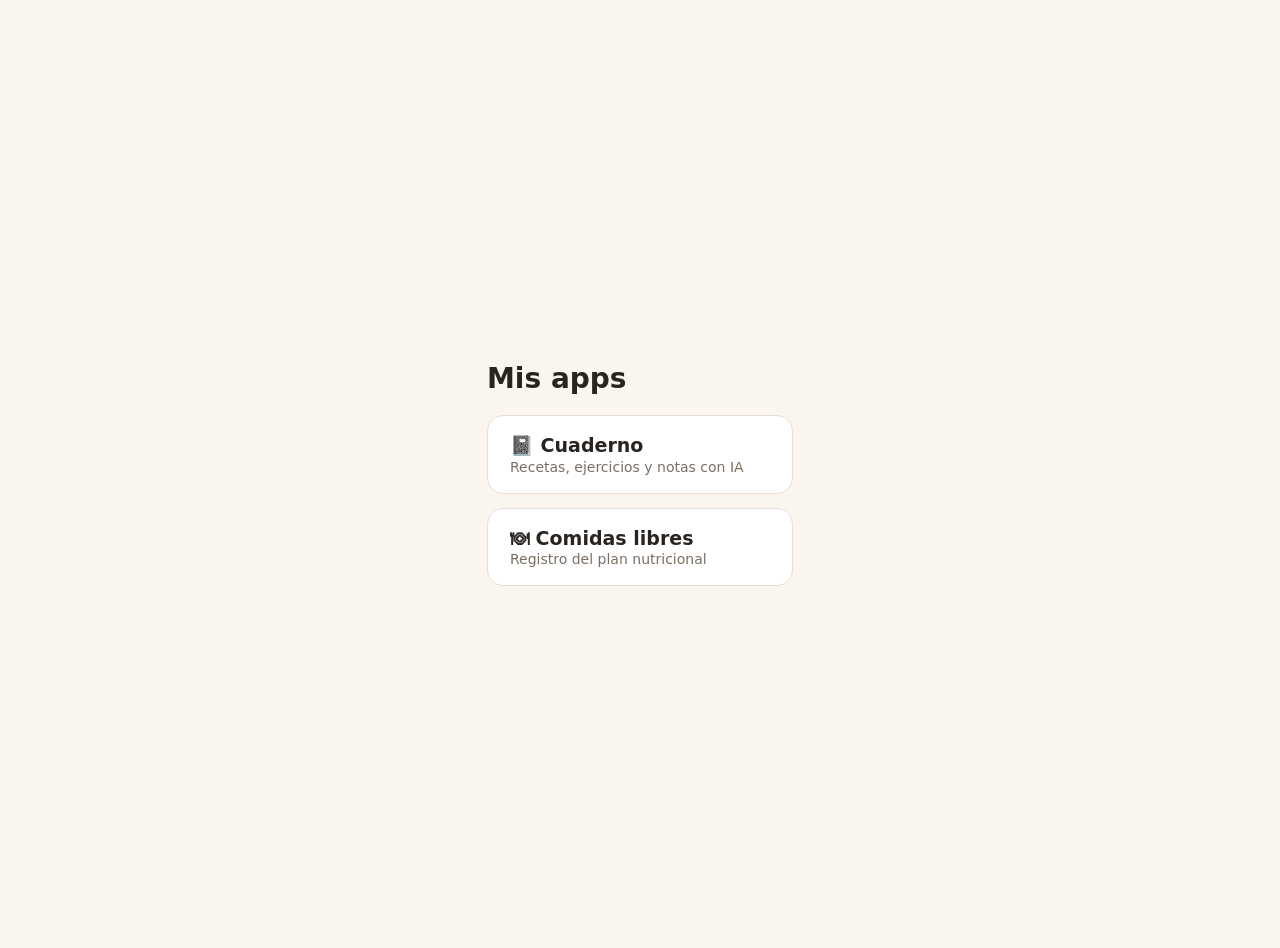
<file: index.html>
<!doctype html>
<html lang="es">
<head>
<meta charset="utf-8">
<meta name="viewport" content="width=device-width, initial-scale=1">
<title>Mis apps</title>
<style>
  body { margin: 0; min-height: 100vh; background: #faf6ef; color: #2a2420; font-family: system-ui, sans-serif; display: grid; place-content: center; gap: 14px; padding: 24px; }
  h1 { margin: 0 0 6px; font-size: 28px; }
  a { display: block; padding: 18px 22px; border-radius: 16px; background: #fff; border: 1px solid #e8dfd3; color: inherit; text-decoration: none; font-weight: 700; font-size: 19px; min-width: 260px; }
  small { display: block; font-weight: 400; color: #7b6f65; margin-top: 2px; font-size: 14px; }
</style>
</head>
<body>
<h1>Mis apps</h1>
<a href="cuaderno/">📓 Cuaderno<small>Recetas, ejercicios y notas con IA</small></a>
<a href="comidas/">🍽 Comidas libres<small>Registro del plan nutricional</small></a>
</body>
</html>
</file>
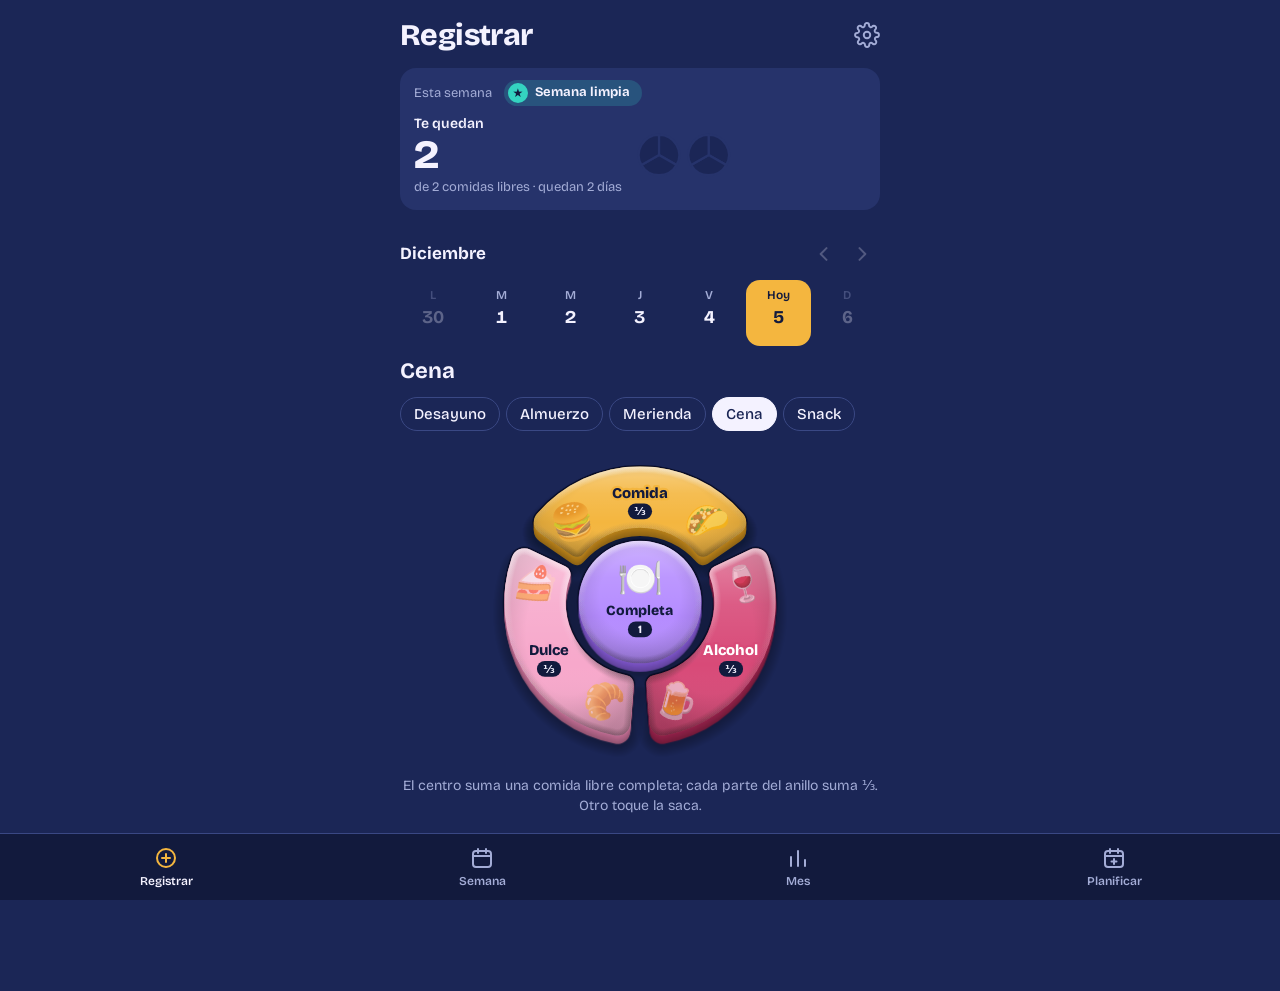
<file: comidas/index.html>
<!doctype html>
<html lang="es">
<head>
<meta charset="utf-8">
<meta name="viewport" content="width=device-width, initial-scale=1, viewport-fit=cover">
<meta name="apple-mobile-web-app-capable" content="yes">
<meta name="apple-mobile-web-app-status-bar-style" content="black-translucent">
<meta name="apple-mobile-web-app-title" content="Comidas libres">
<meta name="theme-color" content="#1b2656">
<link rel="manifest" href="manifest.webmanifest">
<link rel="apple-touch-icon" href="icon-180.png">
<title>Comidas libres</title>
<style>
  @font-face {
    font-family: "Bricolage";
    src: url("fonts/bricolage.woff2") format("woff2");
    font-weight: 200 800;
    font-display: swap;
  }
  :root {
    color-scheme: dark;
    --ink: #1b2656;        /* cobalt ground */
    --ink-deep: #121a3d;   /* key shadows, sheet backdrop */
    --panel: #26336b;      /* sheets, inputs */
    --line: #3a4884;
    --paper: #f4f2ff;      /* main text */
    --muted: #a3acd6;
    --comida: #f4b63f;     /* mustard */
    --comida-deep: #b9811a;
    --alcohol: #d84a78;    /* wine */
    --alcohol-deep: #93224a;
    --postre: #f7a8cb;     /* strawberry milk */
    --postre-deep: #c06d93;
    --completa: #b58cff;   /* lavender: a whole free meal */
    --completa-deep: #7d55c9;
    --over: #ff7a6b;       /* status: te pasaste */
    --good: #34d3c0;       /* status: limpia / vas bien */
    --font: "Bricolage", ui-rounded, "SF Pro Rounded", -apple-system, system-ui, sans-serif;
  }
  * { box-sizing: border-box; -webkit-tap-highlight-color: transparent; }
  html { background: var(--ink); }
  body {
    margin: 0; min-height: 100%;
    background: var(--ink); color: var(--paper);
    font: 400 16px/1.4 var(--font);
    padding: env(safe-area-inset-top, 0px) 16px calc(env(safe-area-inset-bottom, 0px) + 96px);
    -webkit-font-smoothing: antialiased;
  }
  main { max-width: 480px; margin: 0 auto; }
  .tab { display: flex; flex-direction: column; gap: 26px; }
  .appbar {
    max-width: 480px; margin: 0 auto; padding: 14px 0 12px;
    display: flex; align-items: center; justify-content: space-between;
  }
  .appbar h1 { margin: 0; font-size: 30px; font-weight: 800; letter-spacing: -0.02em; }
  .appbar { position: relative; }
  .appbar .gear { margin: 0 -8px 0 0; border-radius: 12px; }
  .appbar .gear[aria-expanded="true"] { background: var(--panel); color: var(--paper); }
  /* the gear's menu: Excel one tap away, settings behind it */
  .menu {
    position: absolute; top: calc(100% - 4px); right: -4px; z-index: 30; min-width: 250px;
    display: flex; flex-direction: column; padding: 6px; border-radius: 18px;
    background: var(--panel); border: 1px solid var(--line); box-shadow: 0 14px 40px rgb(0 0 0 / .45);
    transform-origin: top right; animation: menu-in .16s cubic-bezier(.2, .9, .3, 1);
  }
  @keyframes menu-in { from { opacity: 0; transform: scale(.92) translateY(-4px); } }
  .menu button { display: flex; align-items: center; gap: 12px; width: 100%; padding: 10px 12px; border: 0; border-radius: 12px;
    background: none; color: var(--paper); text-align: left; }
  .menu button:active, .menu button:focus-visible { background: var(--ink); outline: none; }
  .menu .mi-ico { flex: none; width: 32px; height: 32px; border-radius: 10px; display: grid; place-items: center;
    background: var(--ink); font-size: 16px; }
  .menu .mi-txt { display: flex; flex-direction: column; gap: 1px; min-width: 0; }
  .menu .mi-txt b { font-size: 15px; font-weight: 700; }
  .menu .mi-txt small { font-size: 12.5px; color: var(--muted); }
  .menu .mi-switch { margin-left: auto; flex: none; width: 40px; height: 24px; border-radius: 12px; background: var(--line); position: relative; transition: background .15s; }
  .menu .mi-switch::after { content: ''; position: absolute; top: 3px; left: 3px; width: 18px; height: 18px; border-radius: 50%; background: var(--paper); transition: transform .15s; }
  .menu [aria-checked="true"] .mi-switch { background: var(--completa); }
  .menu [aria-checked="true"] .mi-switch::after { transform: translateX(16px); }
  .menu [aria-checked="true"] .snd-off, .menu [aria-checked="false"] .snd-on { display: none; }
  .menu hr { width: calc(100% - 24px); margin: 4px auto; border: 0; border-top: 1px solid var(--line); }

  .today-sum {
    width: 100%; display: flex; flex-direction: column; gap: 8px;
    border: 0; border-radius: 16px; background: var(--panel); padding: 12px 14px 14px; text-align: left;
  }
  .today-sum .head { display: flex; align-items: center; justify-content: space-between; gap: 12px; }
  .today-sum .head small { color: var(--muted); font-size: 13px; }
  .today-sum .head .status { font-size: 13px; padding-block: 3px; }
  .today-sum .head .status i { width: 20px; height: 20px; }
  /* the headline is what's left; the plates show it in the dial's own units (1 plate = 1 free meal, cut in thirds) */
  .hero { display: flex; align-items: center; justify-content: space-between; gap: 14px; }
  .hero-text { display: flex; flex-direction: column; min-width: 0; }
  .hero .cap { font-size: 14px; font-weight: 600; color: var(--paper); }
  .hero .num { font-size: 40px; line-height: 1; font-weight: 800; letter-spacing: -0.02em; font-variant-numeric: tabular-nums; margin: 1px 0 3px; }
  .hero.over .num { color: var(--over); }
  .hero .sub { font-size: 13px; color: var(--muted); }
  .week-card { margin-top: 12px; background: var(--panel); border-radius: 16px; padding: 12px 14px 14px; }
  .week-card .kcal-line { display: block; margin-top: 8px; color: var(--muted); font-size: 13px; font-variant-numeric: tabular-nums; }
  .plates .w.fresh { animation: stamp .45s cubic-bezier(.2, 1.6, .4, 1); }
  .hero .plates { flex: none; height: 46px; width: auto; max-width: 62%; overflow: visible; }
  .plates .w { stroke: var(--panel); stroke-width: 2.5; stroke-linejoin: round; }
  .plates .w-empty { fill: var(--ink); }
  .plates .w-comida { fill: var(--comida); }
  .plates .w-alcohol { fill: var(--alcohol); }
  .plates .w-postre { fill: var(--postre); }
  .plates .w-completa { fill: var(--completa); }
  .plates .h-bg { fill: var(--ink); } .plates .h-ln { fill: var(--completa); }
  .plates .extra .w-empty { fill: transparent; }
  .plates .ring { fill: none; stroke: var(--over); stroke-width: 2.5; stroke-dasharray: 4 3; }
  .today-sum .note { display: flex; align-items: center; gap: 6px; color: var(--muted); font-size: 13px; font-variant-numeric: tabular-nums; }
  .key-hatch { width: 14px; height: 14px; border-radius: 4px; flex: none;
    background: repeating-linear-gradient(45deg, var(--completa) 0 2px, var(--ink) 2px 5px); }
  .pbar { position: relative; display: block; height: 10px; border-radius: 5px; background: var(--ink); overflow: hidden; }
  .pbar .fill { position: absolute; top: 0; bottom: 0; left: 0; background: var(--st, var(--good)); }
  .pbar .fill.extra { background: var(--over); }
  .s-over .pbar .fill:not(.extra) { background: var(--muted); }
  .pbar .tick { position: absolute; top: 0; bottom: 0; width: 2px; margin-left: -1px; background: var(--panel); }
  .pbar .tick.cupo { width: 3px; background: var(--paper); }

  .tabbar {
    position: fixed; left: 0; right: 0; bottom: 0; z-index: 15;
    display: grid; grid-template-columns: repeat(4, 1fr);
    background: var(--ink-deep); border-top: 1px solid var(--line);
    padding: 6px 8px calc(env(safe-area-inset-bottom, 0px) + 6px);
  }
  .tabbar button {
    border: 0; background: none; color: var(--muted); padding: 6px 0 4px;
    display: flex; flex-direction: column; align-items: center; gap: 3px; font-size: 12px; font-weight: 600;
  }
  .tabbar svg { width: 24px; height: 24px; }
  .tabbar button[aria-selected="true"] { color: var(--paper); }
  .tabbar button[aria-selected="true"] svg { color: var(--comida); }
  button { font: inherit; color: inherit; -webkit-appearance: none; appearance: none; cursor: pointer; }
  button:focus-visible, input:focus-visible, select:focus-visible, textarea:focus-visible {
    outline: 3px solid var(--paper); outline-offset: 2px;
  }
  .hidden, [hidden] { display: none !important; }

  /* ---------- top: week card ---------- */
  .top { display: flex; flex-direction: column; }
  .week-title { margin: 0; font-size: 15px; font-weight: 500; color: var(--muted); }
  .week-status { margin-top: 10px; }
  .status {
    --st: var(--good);
    display: inline-flex; align-items: center; gap: 7px; padding: 4px 12px 4px 4px; border-radius: 999px;
    background: color-mix(in srgb, var(--st) 20%, transparent); color: var(--paper);
    font-size: 14px; font-weight: 700; line-height: 1.2;
  }
  .status i, .wk .st {
    width: 22px; height: 22px; border-radius: 50%; background: var(--st); color: var(--ink-deep);
    display: inline-grid; place-items: center; font-style: normal; font-size: 12px; font-weight: 800; flex: none;
  }
  .s-clean, .s-good { --st: var(--good); }
  .s-limit { --st: var(--paper); }
  .s-over { --st: var(--over); }
  .gear { background: none; border: 0; padding: 8px; margin: -4px -8px 0 0; color: var(--muted); }
  .gear svg { display: block; width: 26px; height: 26px; }
  @keyframes stamp { from { transform: scale(.3); opacity: 0; } to { transform: scale(1); opacity: 1; } }

  /* ---------- context: when ---------- */
  .when { display: flex; flex-direction: column; gap: 10px; }
  .when-line { margin: 0; font-size: 22px; font-weight: 700; display: flex; align-items: center; flex-wrap: wrap; gap: 10px; }
  .strip { display: flex; flex-direction: column; gap: 8px; }
  .strip-head { display: flex; align-items: center; gap: 2px; }
  .strip-month { margin: 0 auto 0 0; font-size: 17px; font-weight: 700; }
  .strip-head .nav { width: 36px; height: 36px; }
  .strip-days { display: grid; grid-template-columns: repeat(7, 1fr); gap: 4px; }
  .sday {
    display: flex; flex-direction: column; align-items: center; gap: 3px;
    border: 0; background: none; border-radius: 14px; padding: 7px 0 6px; color: var(--paper);
  }
  .sday small { font-size: 12px; color: var(--muted); font-weight: 600; }
  .sday b { font-size: 18px; font-weight: 700; font-variant-numeric: tabular-nums; line-height: 1.2; }
  .sday.today { box-shadow: inset 0 0 0 2px var(--comida); }
  .sday.today small, .sday.today b { color: var(--comida); }
  .sday[aria-pressed="true"] { background: var(--paper); color: var(--ink); }
  .sday[aria-pressed="true"] small { color: var(--ink); }
  .sday.today[aria-pressed="true"] { background: var(--comida); box-shadow: none; }
  .sday.today[aria-pressed="true"] small, .sday.today[aria-pressed="true"] b { color: var(--ink-deep); }
  .sday .mark { width: 6px; height: 6px; margin-top: 3px; border-radius: 50%; }
  .sday .mark.on { background: var(--completa); }
  .sday[aria-pressed="true"] .mark.on { background: var(--completa-deep); }
  .sday:disabled { opacity: .3; cursor: default; }
  .sday:not(:disabled):not([aria-pressed="true"]):active { background: var(--panel); }
  .to-today {
    flex: none; display: inline-flex; align-items: center; gap: 5px; height: 36px;
    border: 0; background: none; color: var(--comida); padding: 0 8px;
    font-size: 15px; font-weight: 600;
  }
  .to-today:active { opacity: .6; }
  .seg { display: flex; flex-wrap: wrap; gap: 6px; }
  .seg button {
    position: relative; border: 1.5px solid var(--line); background: transparent; color: var(--paper);
    border-radius: 999px; padding: 7px 13px; font-size: 15px; line-height: 1.2; font-weight: 500;
  }
  .seg button[aria-pressed="true"] { background: var(--paper); color: var(--ink); border-color: var(--paper); }
  .seg button .dot { display: inline-block; width: 8px; height: 8px; margin-left: 7px; border-radius: 50%;
    vertical-align: 2px; background: var(--completa); }
  .seg button[aria-pressed="true"] .dot { background: var(--completa-deep); }

  /* ---------- the keypad: a Simon-style dial — the three thirds around, the whole meal in the middle ---------- */
  .pad { display: flex; justify-content: center; }
  .dial { width: min(100%, 290px); height: auto; display: block; overflow: visible; touch-action: manipulation; user-select: none; -webkit-user-select: none; }
  .key { cursor: pointer; outline: none; -webkit-tap-highlight-color: transparent; }
  /* A physical keycap, painted without SVG filters (they lag on iOS):
     resting  — the cap stands 9px over its wall, lit from above (gloss, bright top bevel, dark bottom bevel,
                slightly dished face) and casts a soft contact shadow (stacked strokes fake the blur).
     pressed  — while the finger is down it drops flush with the wall, the shadow tucks in.
     latched  — once added it stays sunk in its dark hole: a hair smaller so the hole's rim shows, the light
                is gone and a soft inner shadow falls from the top lip. */
  .key .top { transition: transform .16s cubic-bezier(.25, 1.6, .45, 1); will-change: transform; transform-box: fill-box; transform-origin: center; }
  .key.pressed .top { transform: translateY(9px) scale(.985); transition: transform .05s ease-out; }
  .key.on .top { transform: translateY(7px) scale(.965); }
  .key.on.pressed .top { transform: translateY(9px) scale(.955); }
  /* soft shadows: many thin stacked strokes (see app.js) so the falloff reads as a blur, not bands */
  .key .soft > *, .key .hole .blur > *, .key .inset .blur > * { stroke: #000; stroke-linejoin: round; }
  .key .soft > * { fill: #000; }
  .key .hole .blur > *, .key .inset .blur > * { fill: none; }
  .key .soft { transition: opacity .16s, transform .16s; }
  .key.pressed .soft { opacity: .35; transform: translateY(4px); transition-duration: .05s; }
  .key.on .soft { opacity: 0; }
  .key .well { fill: #080c26; stroke: #080c26; stroke-width: 3; stroke-linejoin: round; }
  .key.on .side { opacity: 0; }
  .key .dish { fill: url(#dish); pointer-events: none; }
  .key .gloss { fill: url(#gloss); pointer-events: none; transition: opacity .16s; }
  .key .edge * { fill: none; pointer-events: none; stroke-linejoin: round; }
  .key .edge .hi > * { stroke: url(#bevelHi); } .key .edge .lo > * { stroke: url(#bevelLo); }
  .key .edge { transition: opacity .16s; }
  .key.on .gloss { opacity: 0; } .key.on .edge { opacity: 0; }
  .key .inset { opacity: 0; pointer-events: none; transition: opacity .12s; }
  .key .inset .lipsh { fill: url(#lip); }
  .key.on .inset { opacity: 1; }
  .key.on[data-part="comida"] .face { fill: color-mix(in srgb, var(--comida), #000 14%); }
  .key.on[data-part="alcohol"] .face { fill: color-mix(in srgb, var(--alcohol), #000 14%); }
  .key.on[data-part="postre"] .face { fill: color-mix(in srgb, var(--postre), #000 14%); }
  .key.on.hub .face { fill: color-mix(in srgb, var(--completa), #000 14%); }
  .key .face { transition: filter .15s; }
  .key.pressed .face { filter: brightness(.9); transition-duration: 0s; }
  .key.on .emo, .key.on .nm, .key.on .pill { opacity: .88; }
  .key[data-part="comida"] .face { fill: var(--comida); } .key[data-part="comida"] .base { fill: var(--comida-deep); }
  .key[data-part="alcohol"] .face { fill: var(--alcohol); } .key[data-part="alcohol"] .base { fill: var(--alcohol-deep); }
  .key[data-part="postre"] .face { fill: var(--postre); } .key[data-part="postre"] .base { fill: var(--postre-deep); }
  .key.hub .face { fill: var(--completa); } .key.hub .base { fill: var(--completa-deep); }
  .key:focus-visible .face { stroke: var(--paper); stroke-width: 4; stroke-dasharray: 6 4; }
  .key text { text-anchor: middle; font-family: var(--font); pointer-events: none; }
  .key .emo { font-size: 23px; }
  .key .emos .emo { font-size: 38px; opacity: .55; }
  .key.seg .nm { font-size: 16px; paint-order: stroke; stroke-width: 5px; stroke-linejoin: round; }
  .key[data-part="comida"] .nm { stroke: var(--comida); } .key[data-part="postre"] .nm { stroke: var(--postre); } .key[data-part="alcohol"] .nm { stroke: var(--alcohol); }
  .key.on[data-part="comida"] .nm { stroke: color-mix(in srgb, var(--comida), #000 14%); } .key.on[data-part="postre"] .nm { stroke: color-mix(in srgb, var(--postre), #000 14%); } .key.on[data-part="alcohol"] .nm { stroke: color-mix(in srgb, var(--alcohol), #000 14%); }
  .key .emo.big { font-size: 40px; }
  .key .nm { font-size: 15px; font-weight: 800; fill: var(--ink-deep); }
  .key[data-part="alcohol"] .nm { fill: #fff; }
  .key .pill rect { fill: var(--ink-deep); }
  .key .pill text { font-size: 12px; font-weight: 800; fill: var(--paper); }
  .key .done { display: none; }
  .key.on .done { display: inline; }
  .key .done circle { fill: var(--ink-deep); stroke: var(--paper); stroke-width: 2; }
  .key .done text { font-size: 12px; font-weight: 800; fill: var(--paper); }
  .hint { margin: -10px 0 0; font-size: 14px; color: var(--muted); text-align: center; }

  /* ---------- log ---------- */
  .log h2 { margin: 0 0 6px; font-size: 18px; font-weight: 700; }
  .log ul { list-style: none; margin: 0; padding: 0; }
  .log li + li { border-top: 1px solid var(--line); }
  .entry {
    width: 100%; background: none; border: 0; text-align: left; padding: 12px 0;
    display: grid; grid-template-columns: auto 1fr auto; align-items: center; gap: 12px;
  }
  .entry .dots { display: flex; gap: 4px; }
  .entry .dot { width: 12px; height: 12px; border-radius: 50%; border: 1.5px solid var(--line); }
  .entry .what { min-width: 0; }
  .entry .what b { display: block; font-weight: 600; }
  .entry .what span { display: block; font-size: 14px; color: var(--muted); overflow: hidden; text-overflow: ellipsis; white-space: nowrap; }
  .entry .val { font-weight: 700; font-variant-numeric: tabular-nums; font-size: 17px; }
  .empty { color: var(--muted); margin: 4px 0 0; }
  .top > div { min-width: 0; flex: 1; }
  .week-nav { display: flex; align-items: center; gap: 4px; margin-left: -10px; }
  .nav {
    flex: none; width: 36px; height: 36px; border: 0; background: none; border-radius: 50%;
    color: var(--paper); padding: 0; display: grid; place-items: center;
  }
  .nav svg { display: block; }
  .nav:disabled { opacity: .25; cursor: default; }
  .nav:not(:disabled):active { background: var(--panel); }
  .today-link { margin-top: 12px; border: 0; background: none; padding: 0; color: var(--comida); font-weight: 600; text-decoration: underline; text-underline-offset: 3px; }

  .month { display: flex; flex-direction: column; gap: 8px; }
  .month-head { display: flex; align-items: center; gap: 4px; margin-left: -10px; }
  .month-head h2 { margin: 0; font-size: 18px; font-weight: 700; min-width: 7.5em; text-align: center; }
  .month-total { margin: 0; color: var(--muted); }
  .month-total b { color: var(--paper); font-size: 22px; font-variant-numeric: tabular-nums; }
  .month-total span { display: block; margin-top: 2px; }
  .month-advice { margin: 0; font-size: 15px; line-height: 1.45; max-width: 36em; }
  .month-advice:empty { display: none; }
  #chart .path { stroke: var(--comida); stroke-width: 1.5; stroke-dasharray: 4 4; opacity: .8; }
  .chart-wrap { position: relative; margin: 4px 0 6px; }
  .chart-wrap svg { display: block; width: 100%; height: auto; overflow: visible; touch-action: pan-y; }
  .chart-wrap figcaption { font-size: 13px; color: var(--muted); margin-top: 2px; }
  #chart .grid { stroke: var(--line); stroke-width: 1; opacity: .55; }
  #chart .axis { stroke: var(--line); stroke-width: 1; }
  #chart .tick { fill: var(--muted); font-size: 11px; font-family: var(--font); font-variant-numeric: tabular-nums; }
  #chart .pace { stroke: var(--muted); stroke-width: 1.5; opacity: .75; }
  #chart .series { fill: none; stroke: var(--comida); stroke-width: 2; stroke-linejoin: round; stroke-linecap: round; }
  #chart .wash { fill: var(--comida); opacity: .12; }
  #chart .end { fill: var(--comida); stroke: var(--ink); stroke-width: 2; }
  #chart .end.over { fill: var(--over); }
  #chart .endlabel { fill: var(--paper); font-size: 13px; font-weight: 700; font-family: var(--font); }
  #chart .cross { stroke: var(--paper); stroke-width: 1; opacity: .5; }
  #chart .hit { fill: transparent; }
  .chart-switch { margin-top: 4px; display: grid; grid-template-columns: repeat(4, 1fr); gap: 4px; }
  .chart-switch button { font-size: 13px; padding: 7px 2px; text-align: center; white-space: nowrap; }
  #chart .cat { fill: var(--paper); font-size: 13px; font-family: var(--font); }
  #chart .daynum { fill: var(--muted); font-size: 11px; font-family: var(--font); font-variant-numeric: tabular-nums; }
  #chart .daynum.dark { fill: var(--ink-deep); font-weight: 700; }
  .heat { fill: var(--panel); }
  .heat.h1 { fill: color-mix(in srgb, var(--comida) 35%, var(--panel)); }
  .heat.h2 { fill: color-mix(in srgb, var(--comida) 70%, var(--panel)); }
  .heat.h3 { fill: var(--comida); }
  .heat.future { opacity: .35; }
  .heat.today { stroke: var(--paper); stroke-width: 2; }
  .chart-legend { display: flex; flex-wrap: wrap; align-items: center; gap: 6px 14px; font-size: 13px; color: var(--muted); margin-top: 6px; }
  .chart-legend:empty { display: none; }
  .chart-legend span { display: inline-flex; align-items: center; gap: 6px; }
  .chart-legend .sw { width: 10px; height: 10px; border-radius: 3px; display: inline-block; }
  .chart-legend i.heat { width: 14px; height: 14px; border-radius: 4px; display: inline-block; background: var(--panel); }
  .chart-legend i.heat.h1 { background: color-mix(in srgb, var(--comida) 35%, var(--panel)); }
  .chart-legend i.heat.h2 { background: color-mix(in srgb, var(--comida) 70%, var(--panel)); }
  .chart-legend i.heat.h3 { background: var(--comida); }
  .chart-tip {
    position: absolute; top: 0; pointer-events: none; z-index: 5;
    background: var(--paper); color: var(--ink); border-radius: 12px; padding: 8px 10px;
    font-size: 13px; line-height: 1.35; white-space: nowrap; box-shadow: 0 6px 20px rgb(0 0 0 / .3);
  }
  .chart-tip b, .chart-tip span { display: block; }
  .sr-only { position: absolute; width: 1px; height: 1px; overflow: hidden; clip: rect(0 0 0 0); white-space: nowrap; }
  .weeks { list-style: none; margin: 0; padding: 0; display: flex; flex-direction: column; gap: 6px; }
  .wk {
    width: 100%; display: grid; grid-template-columns: 22px 10.5em 1fr 3.2em; align-items: center; gap: 10px;
    border: 1.5px solid transparent; background: var(--panel); border-radius: 14px; padding: 10px 12px;
    text-align: left; font-size: 14px;
  }
  .wk.on { border-color: var(--paper); }
  .wkbar { height: 8px; border-radius: 4px; background: var(--ink); overflow: hidden; }
  .wkbar i { display: block; height: 100%; background: var(--st); border-radius: 4px; }
  .wk.s-clean { background: color-mix(in srgb, var(--good) 14%, var(--panel)); }
  .wk.s-over { background: color-mix(in srgb, var(--over) 14%, var(--panel)); }
  .wkval { text-align: right; font-weight: 700; font-variant-numeric: tabular-nums; }
  #chart .stdot { fill: var(--st); }
  #chart .sticon { fill: var(--ink-deep); font-size: 10px; font-weight: 800; font-family: var(--font); pointer-events: none; }

  .foot { display: flex; gap: 8px; flex-wrap: wrap; }
  .ghost {
    border: 1.5px solid var(--line); background: transparent; border-radius: 12px;
    padding: 10px 14px; font-size: 15px; font-weight: 500;
  }

  /* ---------- toast with undo ---------- */
  .toast {
    position: fixed; left: 16px; right: 16px; bottom: calc(env(safe-area-inset-bottom, 0px) + 80px);
    max-width: 448px; margin: 0 auto; z-index: 20;
    display: flex; align-items: center; justify-content: space-between; gap: 12px;
    background: var(--paper); color: var(--ink); border-radius: 16px; padding: 12px 12px 12px 16px;
    font-weight: 600; box-shadow: 0 10px 30px rgb(0 0 0 / .35);
    transform: translateY(140%); transition: transform .25s cubic-bezier(.2, .9, .3, 1);
  }
  .toast:not(.show) { visibility: hidden; transition: transform .25s, visibility 0s .25s; }
  .toast.show { transform: translateY(0); }
  .toast button { border: 0; background: var(--ink); color: var(--paper); border-radius: 10px; padding: 8px 12px; font-weight: 700; flex: none; }
  .toast { flex-wrap: wrap; }
  #toastMsg { flex: 1 1 0; min-width: 0; }
  .toast-joy { flex-basis: 100%; display: flex; align-items: center; justify-content: space-between; gap: 10px;
    padding-top: 10px; border-top: 1px solid color-mix(in srgb, var(--ink) 15%, transparent); font-size: 14px; }
  .toast-joy .faces { display: flex; gap: 6px; }
  .toast .toast-joy button, .joy-pick .face, .entry .val .joy { font-family: 'Apple Color Emoji', 'Noto Color Emoji', 'Segoe UI Emoji', sans-serif; }
  .toast .toast-joy button { background: color-mix(in srgb, var(--ink) 8%, transparent); font-size: 22px; line-height: 1; padding: 6px 10px; }
  .toast .toast-joy button[aria-pressed="true"] { background: var(--completa); }
  .joy-pick { display: flex; gap: 6px; }
  .joy-pick button { flex: 1; display: flex; flex-direction: column; align-items: center; gap: 2px; padding: 8px 4px;
    border: 1.5px solid var(--line); border-radius: 14px; background: transparent; color: var(--paper); font-size: 13px; font-weight: 600; }
  .joy-pick .face { font-size: 24px; line-height: 1.1; }
  .joy-pick button[aria-pressed="true"] { border-color: var(--completa); background: color-mix(in srgb, var(--completa) 22%, transparent); }
  .entry .val .joy { font-size: 16px; margin-right: 6px; vertical-align: 1px; }

  /* ---------- bottom sheets ---------- */
  .scrim {
    position: fixed; inset: 0; z-index: 30; background: rgb(8 12 32 / .6);
    display: flex; align-items: flex-end; justify-content: center;
  }
  .gcal-set { display: flex; align-items: center; justify-content: space-between; gap: 10px; font-size: 14px; color: var(--muted); }
  .gcal-set .link { padding: 4px 0; }
  .sound-row { display: flex; align-items: center; justify-content: space-between; gap: 12px; }
  .check { display: flex; align-items: center; gap: 10px; font-weight: 600; }
  .check input { width: 22px; height: 22px; accent-color: var(--completa); }
  .sound-note { margin-top: -6px; font-size: 13px; }
  /* ---------- summary for the consultation ---------- */
  .sum-open { width: 100%; margin-top: 14px; }
  .sum { display: flex; flex-direction: column; gap: 8px; margin-top: -6px; }
  .sum h4 { margin: 10px 0 0; font-size: 13px; font-weight: 700; color: var(--muted); text-transform: uppercase; letter-spacing: .06em; }
  .sum-top { font-size: 17px; font-weight: 600; }
  .sum-total { font-size: 40px; font-weight: 800; letter-spacing: -0.02em; font-variant-numeric: tabular-nums; }
  .sum-note { margin: 0; font-size: 14px; color: var(--muted); }
  .sum-insight { margin: 0; font-size: 15px; font-weight: 600; }
  .sum-avg { display: flex; align-items: baseline; gap: 4px; flex-wrap: wrap; background: var(--ink); border-radius: 12px; padding: 10px 12px; font-size: 14px; font-weight: 600; }
  .sum-avg b { font-size: 24px; font-weight: 800; font-variant-numeric: tabular-nums; }
  .sum-cmp { margin: -2px 0 0; font-size: 14px; font-weight: 700; color: var(--muted); }
  .sum-cmp.down { color: var(--good); } .sum-cmp.up { color: var(--over); }
  .sum-kcal { margin: -2px 0 0; font-size: 14px; font-weight: 600; font-variant-numeric: tabular-nums; }
  .sum-trend { display: flex; gap: 10px; align-items: flex-end; justify-content: flex-start; }
  .sum-trend .tcol { flex: 0 1 64px; }
  .tcol { flex: 1; display: flex; flex-direction: column; align-items: center; gap: 4px; font-variant-numeric: tabular-nums; }
  .tcol b { font-size: 13px; }
  .tcol small { font-size: 12px; color: var(--muted); }
  .tcol.cur small { color: var(--paper); font-weight: 700; }
  .tbar { position: relative; width: 100%; max-width: 40px; height: 70px; border-radius: 8px; background: var(--ink); overflow: visible; }
  .tbar > i:first-child { position: absolute; left: 0; right: 0; bottom: 0; border-radius: 8px; background: var(--good); }
  .tcol.cur .tbar > i:first-child { background: var(--completa); }
  .tcol.over .tbar > i:first-child { background: var(--over); }
  .tbar .tlim { position: absolute; left: -3px; right: -3px; height: 2px; background: var(--paper); }
  .sum-notes { min-height: 84px; }
  .sum-weeks { list-style: none; margin: 0; padding: 0; display: flex; flex-direction: column; gap: 6px; }
  .sum-weeks li { display: flex; align-items: center; gap: 10px; background: var(--ink); border-radius: 12px; padding: 8px 10px; }
  .sum-weeks .st { width: 22px; height: 22px; border-radius: 50%; background: var(--st); color: var(--ink-deep); display: inline-grid; place-items: center;
    font-style: normal; font-size: 12px; font-weight: 800; flex: none; }
  .sum-range { flex: 1; min-width: 0; font-size: 14px; font-weight: 600; }
  .sum-weeks .plates { height: 24px; width: auto; flex: none; }
  .sum-weeks .plates .w { stroke: var(--ink); }
  .sum-weeks .plates .w-empty { fill: var(--panel); }
  .sum-val { flex: none; min-width: 48px; text-align: right; font-weight: 700; font-variant-numeric: tabular-nums; font-size: 14px; }
  .sum-kinds { display: flex; gap: 8px; flex-wrap: wrap; }
  .sum-kind { flex: 1; min-width: 72px; display: flex; flex-direction: column; align-items: center; gap: 1px; background: var(--ink); border-radius: 12px; padding: 8px 6px; }
  .sum-kind .ico { font-size: 22px; font-family: 'Apple Color Emoji', 'Noto Color Emoji', 'Segoe UI Emoji', sans-serif; }
  .sum-kind b { font-size: 18px; font-variant-numeric: tabular-nums; }
  .sum-kind small { font-size: 12px; color: var(--muted); text-align: center; }
  .sheet {
    width: 100%; max-width: 480px; max-height: 88vh; overflow-y: auto;
    background: var(--panel); border-radius: 24px 24px 0 0;
    padding: 20px 16px calc(env(safe-area-inset-bottom, 0px) + 20px);
    display: flex; flex-direction: column; gap: 14px;
    animation: rise .25s cubic-bezier(.2, .9, .3, 1);
  }
  @keyframes rise { from { transform: translateY(40%); opacity: 0; } }
  .sheet h3 { margin: 0; font-size: 20px; font-weight: 700; }
  .sheet h3 { padding-right: 44px; }
  .sheet-x { position: sticky; top: 0; z-index: 2; align-self: flex-end; flex: none; margin: -6px -4px -48px 0;
    width: 36px; height: 36px; border: 0; border-radius: 50%; display: grid; place-items: center;
    background: var(--ink); color: var(--muted); }
  .sheet-x:active { color: var(--paper); }
  .sheet p { margin: 0; color: var(--muted); }
  .field { display: flex; flex-direction: column; gap: 6px; }
  .field > span { font-size: 14px; color: var(--muted); }
  .row { display: grid; grid-template-columns: 1fr 1fr; gap: 10px; align-items: end; }
  .sheet input, .sheet select, .sheet textarea {
    display: block; width: 100%; min-width: 0; min-height: 46px; margin: 0;
    font: inherit; font-size: 16px; color: var(--paper); background: var(--ink);
    border: 1.5px solid var(--line); border-radius: 12px; padding: 10px 12px;
    -webkit-appearance: none; appearance: none;
  }
  .sheet input[type="date"], .sheet input[type="time"] { line-height: 24px; text-align: left; }
  .sheet input::-webkit-date-and-time-value { text-align: left; margin: 0; }
  .sheet textarea { min-height: 76px; resize: vertical; }
  .parts { display: grid; grid-template-columns: repeat(3, 1fr); gap: 8px; }
  .parts button {
    border: 1.5px solid var(--line); background: transparent; border-radius: 14px; padding: 10px 4px;
    display: flex; flex-direction: column; align-items: center; gap: 2px; font-size: 14px; font-weight: 600;
  }
  .parts button span { font-size: 26px; filter: grayscale(1); opacity: .5; }
  .parts button[aria-pressed="true"] { border-color: var(--paper); background: var(--ink); }
  .parts button[aria-pressed="true"] span { filter: none; opacity: 1; }
  .parts .wide { grid-column: 1 / -1; flex-direction: row; justify-content: center; gap: 8px; padding: 10px; }
  .parts .wide span { font-size: 20px; }
  .parts .wide[aria-pressed="true"] { border-color: var(--completa); }

  /* ---------- damage feedback ---------- */
  /* ---------- Planificar ---------- */
  .plan { display: flex; flex-direction: column; gap: 18px; }
  .plan-budget { --st: var(--good); background: var(--panel); border-radius: 18px; padding: 16px; display: flex; flex-direction: column; gap: 10px; }
  .plan-free { margin: 0; display: flex; align-items: baseline; gap: 10px; flex-wrap: wrap; }
  .plan-free b { font-size: 40px; font-weight: 800; line-height: 1; color: var(--st); font-variant-numeric: tabular-nums; }
  .plan-budget.s-limit .plan-free b { color: var(--paper); }
  .plan-free span { font-size: 16px; font-weight: 600; }
  .plan-budget .pbar { height: 14px; border-radius: 7px; }
  .pbar .fill.reserved {
    background: repeating-linear-gradient(135deg, var(--completa) 0 4px, color-mix(in srgb, var(--completa) 35%, transparent) 4px 8px);
  }
  .plan-legend { margin: 0; display: flex; flex-wrap: wrap; gap: 6px 14px; font-size: 13px; color: var(--muted); font-variant-numeric: tabular-nums; }
  .plan-legend span { display: inline-flex; align-items: center; gap: 6px; }
  .plan-legend i { width: 12px; height: 12px; border-radius: 3px; display: inline-block; }
  .plan-legend .lg-used { background: var(--st); }
  .plan-legend .lg-res { background: repeating-linear-gradient(135deg, var(--completa) 0 3px, color-mix(in srgb, var(--completa) 35%, transparent) 3px 6px); }
  .plan-legend .lg-free { background: var(--ink); box-shadow: inset 0 0 0 1.5px var(--line); }
  .plan-actions { display: flex; flex-direction: column; gap: 8px; }
  .plan-span { margin: -2px 0 0; font-size: 12px; color: var(--muted); }
  .plan-free { flex-direction: column; align-items: flex-start; gap: 0; }
  .plan-free small { font-size: 15px; font-weight: 600; color: var(--muted); }
  .plan-free b { font-size: 64px; letter-spacing: -0.03em; }
  .plan-free span { font-size: 17px; }
  .tokens { display: flex; flex-wrap: wrap; gap: 8px; margin-top: 4px; }
  .tokens svg { width: 38px; height: 38px; display: block; }
  .tk-ring { fill: var(--ink); stroke: var(--line); stroke-width: 2; }
  .tk-ring.extra { stroke: var(--over); stroke-dasharray: 4 3; }
  .tk-used { fill: var(--st); }
  .tk-used.over, .tk-res.over { fill: var(--over); }
  .tk-res { fill: var(--completa); opacity: .55; }
  .tk-div { stroke: var(--panel); stroke-width: 2.5; }
  .tk-legend { display: flex; gap: 14px; flex-wrap: wrap; margin-top: 8px; font-size: 13px; color: var(--muted); }
  .tk-legend span { display: inline-flex; align-items: center; gap: 6px; }
  .tk-legend i { width: 12px; height: 12px; border-radius: 50%; display: inline-block; }
  .tk-legend .lg-used { background: var(--st); }
  .tk-legend .lg-res { background: var(--completa); opacity: .55; }
  .tk-legend .lg-free { background: var(--ink); box-shadow: inset 0 0 0 1.5px var(--line); }
  .plan-math { margin: 2px 0 0; font-size: 14px; font-variant-numeric: tabular-nums; }
  .play { background: var(--panel); border-radius: 18px; padding: 14px; display: flex; flex-direction: column; gap: 10px; }
  .play-head { display: flex; align-items: center; justify-content: space-between; gap: 10px; }
  .play-head h3 { margin: 0; }
  .play-head .status { padding: 4px 12px; }
  .play-hint { margin: 0; font-size: 13px; color: var(--muted); }
  .play-weeks { list-style: none; margin: 0; padding: 0; display: flex; flex-direction: column; gap: 8px; }
  .pg { background: var(--ink); border-radius: 14px; padding: 10px 12px; display: flex; flex-direction: column; gap: 8px; }
  .pg.over { box-shadow: inset 0 0 0 1.5px var(--over); }
  .pg-head { display: flex; justify-content: space-between; gap: 8px; font-size: 14px; }
  .pg-total { font-weight: 700; font-variant-numeric: tabular-nums; }
  .pg.over .pg-total { color: var(--over); }
  .pg-bar { background: var(--panel); }
  .pbar .fill.used { background: var(--good); }
  .pbar .fill.alloc { background: var(--paper); }
  .pg-step { display: flex; align-items: center; gap: 8px; }
  .pg-step small { margin-right: auto; font-size: 13px; color: var(--muted); }
  .pg-step button { width: 40px; height: 36px; border: 0; border-radius: 10px; background: var(--panel); font-size: 22px; font-weight: 700; line-height: 1; }
  .pg-step button:disabled { opacity: .3; }
  .pg-val { min-width: 34px; text-align: center; font-weight: 800; font-size: 17px; font-variant-numeric: tabular-nums; color: var(--paper); }
  .play-actions { display: flex; gap: 8px; align-items: center; }
  .play-actions .ghost { flex: 1; }
  .plan-add { width: 100%; }
  .plan-ics { width: 100%; }
  .gcal { display: inline-flex; align-items: center; justify-content: center; gap: 8px; }
  .plan-ics-file { padding: 4px; font-size: 14px; }
  .gcal-note { margin: 0; text-align: center; font-size: 12px; color: var(--muted); }
  .gcal-note:empty { display: none; }
  .ics-list { list-style: none; margin: 0; padding: 0; display: flex; flex-direction: column; gap: 6px; max-height: 52vh; overflow-y: auto; }
  .ics { display: flex; align-items: center; gap: 8px; background: var(--ink); border-radius: 12px; padding: 4px 6px 4px 4px; }
  .ics-pick { flex: 1; min-width: 0; display: grid; grid-template-columns: 26px 5.6em 1fr; align-items: center; gap: 8px;
    border: 0; background: none; text-align: left; padding: 6px 4px; }
  .ics-check { width: 24px; height: 24px; border-radius: 7px; border: 2px solid var(--line); display: grid; place-items: center; font-size: 13px; font-weight: 800; }
  .ics.on .ics-check { background: var(--completa); border-color: var(--completa); color: var(--ink-deep); }
  .ics-date { font-size: 13px; color: var(--muted); }
  .ics-pick b { font-weight: 600; overflow: hidden; text-overflow: ellipsis; white-space: nowrap; }
  .ics:not(.on) .ics-pick b { color: var(--muted); font-weight: 500; }
  .ics-val { flex: none; min-width: 40px; border: 1.5px solid var(--line); background: none; border-radius: 999px; padding: 4px 10px; font-weight: 800; }
  .ics.on .ics-val { border-color: var(--completa); }
  .solid:disabled { opacity: .5; }
  .plan-block h3 { margin: 0 0 8px; font-size: 17px; font-weight: 700; }
  .plan-list, .plan-weeks { list-style: none; margin: 0; padding: 0; display: flex; flex-direction: column; gap: 8px; }
  .prow { display: flex; align-items: center; gap: 12px; background: var(--panel); border-radius: 14px; padding: 8px 10px; }
  .pdate { flex: none; width: 44px; display: flex; flex-direction: column; align-items: center; line-height: 1.1; }
  .pdate small { font-size: 12px; color: var(--muted); text-transform: capitalize; }
  .pdate b { font-size: 20px; font-variant-numeric: tabular-nums; }
  .pdate.today b, .pdate.today small { color: var(--comida); }
  .pmain { flex: 1; min-width: 0; border: 0; background: none; text-align: left; padding: 4px 0; display: flex; flex-direction: column; gap: 2px; }
  .pmain b { font-weight: 700; overflow: hidden; text-overflow: ellipsis; white-space: nowrap; }
  .pmain span { font-size: 13px; color: var(--muted); }
  .pval { flex: none; font-weight: 800; font-variant-numeric: tabular-nums; padding: 2px 10px; border-radius: 999px;
    background: repeating-linear-gradient(135deg, color-mix(in srgb, var(--completa) 55%, transparent) 0 4px, color-mix(in srgb, var(--completa) 25%, transparent) 4px 8px); }
  .preg { flex: none; border: 0; border-radius: 12px; background: var(--completa); color: var(--ink-deep); font-weight: 800; padding: 8px 12px; }
  .pw { background: var(--panel); border-radius: 14px; padding: 10px 12px; display: grid; grid-template-columns: 1fr auto; gap: 8px 12px; align-items: center; }
  .pw .pw-range { font-size: 14px; font-weight: 600; }
  .pw .pbar { grid-column: 1 / -1; grid-row: 2; }
  .pw .status { grid-column: 2; grid-row: 1; font-size: 13px; padding-block: 2px; }
  .pw .status i { width: 20px; height: 20px; }
  .backup { display: flex; align-items: center; gap: 10px; margin-top: -12px; padding: 8px 6px 8px 14px;
    border-radius: 14px; background: var(--panel); border: 1.5px dashed var(--line); }
  .backup-text { flex: 1; min-width: 0; display: flex; flex-direction: column; gap: 1px; }
  .backup-text b { font-size: 14px; font-weight: 700; }
  .backup-text small { font-size: 13px; color: var(--muted); }
  .backup-go { flex: none; border: 0; border-radius: 10px; background: var(--paper); color: var(--ink-deep); font-weight: 800; padding: 8px 12px; }
  .what-nudge { border-color: var(--completa); border-style: solid; }
  .what-nudge .backup-go { background: var(--completa); }
  .what-sub { margin: 4px 0 0; font-size: 14px; color: var(--muted); }
  .kcal-row { display: flex; gap: 8px; align-items: stretch; }
  .kcal-row input { flex: 1; }
  .kcal-hint { font-size: 13px; color: var(--muted); font-variant-numeric: tabular-nums; }
  .kcal-hint:empty { display: none; }
  .kcal-ai { flex: none; white-space: nowrap; padding: 8px 12px; font-size: 14px; }
  .ai-steps { margin: 0; padding-left: 20px; display: flex; flex-direction: column; gap: 4px; color: var(--muted); font-size: 15px; }
  .ai-open { display: grid; grid-template-columns: repeat(3, 1fr); gap: 8px; }
  .ai-open button { font-weight: 700; padding: 12px 6px; }
  #aiCopy { margin-top: -8px; }
  .ai-result { font-size: 16px; font-weight: 700; color: var(--paper); }
  .ai-result.miss { font-weight: 500; color: var(--over); font-size: 14px; }
  #whatInput { font-size: 17px; }
  .what-recent-wrap { display: flex; flex-direction: column; gap: 6px; margin-top: -4px; }
  .what-recent-wrap small { font-size: 12.5px; color: var(--muted); }
  .what-recent { display: flex; flex-wrap: wrap; gap: 6px; }
  .what-recent button { border: 1.5px solid var(--line); background: var(--ink); color: var(--paper); border-radius: 999px; padding: 7px 12px;
    font-size: 14px; font-weight: 600; max-width: 100%; overflow: hidden; text-overflow: ellipsis; white-space: nowrap; }
  .what-recent button:active { background: var(--completa); color: var(--ink-deep); border-color: var(--completa); }
  .backup-x { flex: none; border: 0; background: none; color: var(--muted); font-size: 16px; width: 36px; height: 36px; border-radius: 10px; }
  .today-plans { display: flex; flex-direction: column; gap: 8px; margin-top: -12px; }
  .tplan { display: flex; align-items: center; justify-content: space-between; gap: 10px;
    border: 1.5px solid var(--completa); border-radius: 14px; padding: 8px 8px 8px 14px; font-weight: 600; }
  .tplan button { flex: none; border: 0; border-radius: 10px; background: var(--completa); color: var(--ink-deep); font-weight: 800; padding: 8px 12px; }
  .err-detail { margin: 0 0 6px; padding: 10px 12px; border-radius: 12px; background: var(--ink); color: var(--paper); font-size: 13px; white-space: pre-wrap; word-break: break-word; user-select: text; -webkit-user-select: text; }
  .version { text-align: center; font-size: 12px; opacity: .6; }
  .hurt {
    position: fixed; inset: 0; z-index: 40; pointer-events: none; opacity: 0;
    background: radial-gradient(ellipse at center, rgb(200 0 20 / .12) 25%, rgb(210 0 20 / .65) 70%, rgb(150 0 10 / .92) 100%);
  }
  .hurt.big { background: radial-gradient(ellipse at center, rgb(160 0 10 / .25) 20%, rgb(200 0 20 / .7) 65%, rgb(120 0 10 / .95) 100%); }
  .dmg {
    position: fixed; z-index: 41; pointer-events: none; transform: translate(-50%, -50%);
    font-size: 26px; font-weight: 800; color: #ff3b3b; white-space: nowrap;
    text-shadow: 0 2px 0 #5a0008, 0 0 18px rgb(255 0 0 / .6);
  }
  .dmg.big { font-size: 38px; }
  .actions { display: flex; flex-direction: column; gap: 8px; margin-top: 4px; }
  .solid {
    border: 0; border-radius: 14px; padding: 14px; font-size: 17px; font-weight: 700;
    background: var(--paper); color: var(--ink);
  }
  .solid.danger { background: var(--over); color: var(--ink-deep); }
  .link { background: none; border: 0; padding: 10px; color: var(--muted); font-weight: 500; }
  .link.danger { color: var(--over); }

  @media (max-width: 350px) {
    .key { min-height: 128px; }
    .key .emoji { font-size: 38px; }
    .key .name { font-size: 16px; }
  }
  @media (prefers-reduced-motion: reduce) {
    *, *::before, *::after { animation: none !important; transition: none !important; }
  }
</style>
</head>
<body>
<header class="appbar">
  <h1 id="tabTitle">Registrar</h1>
  <button class="gear" id="btnMenu" type="button" aria-label="Menú" aria-haspopup="menu" aria-expanded="false" aria-controls="appMenu">
      <svg viewBox="0 0 24 24" fill="none" stroke="currentColor" stroke-width="1.8" stroke-linecap="round" stroke-linejoin="round"><circle cx="12" cy="12" r="3"/><path d="M19.4 15a1.7 1.7 0 0 0 .3 1.8l.1.1a2 2 0 1 1-2.8 2.8l-.1-.1a1.7 1.7 0 0 0-1.8-.3 1.7 1.7 0 0 0-1 1.5V21a2 2 0 1 1-4 0v-.1a1.7 1.7 0 0 0-1.1-1.5 1.7 1.7 0 0 0-1.8.3l-.1.1a2 2 0 1 1-2.8-2.8l.1-.1a1.7 1.7 0 0 0 .3-1.8 1.7 1.7 0 0 0-1.5-1H3a2 2 0 1 1 0-4h.1a1.7 1.7 0 0 0 1.5-1.1 1.7 1.7 0 0 0-.3-1.8l-.1-.1a2 2 0 1 1 2.8-2.8l.1.1a1.7 1.7 0 0 0 1.8.3h0a1.7 1.7 0 0 0 1-1.5V3a2 2 0 1 1 4 0v.1a1.7 1.7 0 0 0 1 1.5 1.7 1.7 0 0 0 1.8-.3l.1-.1a2 2 0 1 1 2.8 2.8l-.1.1a1.7 1.7 0 0 0-.3 1.8v0a1.7 1.7 0 0 0 1.5 1H21a2 2 0 1 1 0 4h-.1a1.7 1.7 0 0 0-1.5 1z"/></svg>
  </button>
  <div class="menu" id="appMenu" role="menu" aria-label="Menú" hidden>
    <button type="button" role="menuitem" id="btnExport"><span class="mi-ico" aria-hidden="true"><svg viewBox="0 0 24 24" width="18" height="18" fill="none" stroke="currentColor" stroke-width="2" stroke-linecap="round" stroke-linejoin="round"><path d="M12 15V4M7 9l5-5 5 5"/><path d="M4 15v3a2 2 0 0 0 2 2h12a2 2 0 0 0 2-2v-3"/></svg></span><span class="mi-txt"><b>Exportar Excel</b><small id="menuLastExport"></small></span></button>
    <button type="button" role="menuitem" id="btnImport"><span class="mi-ico" aria-hidden="true"><svg viewBox="0 0 24 24" width="18" height="18" fill="none" stroke="currentColor" stroke-width="2" stroke-linecap="round" stroke-linejoin="round"><path d="M12 4v11M7 10l5 5 5-5"/><path d="M4 15v3a2 2 0 0 0 2 2h12a2 2 0 0 0 2-2v-3"/></svg></span><span class="mi-txt"><b>Importar Excel</b><small>Recuperar registros de un archivo</small></span></button>
    <hr>
    <button type="button" role="menuitemcheckbox" id="btnSoundToggle" data-keep aria-checked="true"><span class="mi-ico" aria-hidden="true"><span class="snd-on"><svg viewBox="0 0 24 24" width="18" height="18" fill="none" stroke="currentColor" stroke-width="2" stroke-linecap="round" stroke-linejoin="round"><path d="M11 5 6 9H3v6h3l5 4V5z"/><path d="M15.5 8.5a5 5 0 0 1 0 7M18.5 5.5a9 9 0 0 1 0 13"/></svg></span><span class="snd-off"><svg viewBox="0 0 24 24" width="18" height="18" fill="none" stroke="currentColor" stroke-width="2" stroke-linecap="round" stroke-linejoin="round"><path d="M11 5 6 9H3v6h3l5 4V5z"/><path d="m16 9 5 6M21 9l-5 6"/></svg></span></span><span class="mi-txt"><b>Sonido al sumar</b><small id="menuSoundState"></small></span><span class="mi-switch" aria-hidden="true"></span></button>
    <button type="button" role="menuitem" id="btnSettings"><span class="mi-ico" aria-hidden="true"><svg viewBox="0 0 24 24" width="18" height="18" fill="none" stroke="currentColor" stroke-width="2" stroke-linecap="round" stroke-linejoin="round"><circle cx="12" cy="12" r="3"/><path d="M12 2v3M12 19v3M4.9 4.9l2.1 2.1M17 17l2.1 2.1M2 12h3M19 12h3M4.9 19.1 7 17M17 7l2.1-2.1"/></svg></span><span class="mi-txt"><b>Ajustes</b><small>Cupo, horarios, sonido y más</small></span></button>
  </div>
  <input type="file" id="fileInput" accept=".xlsx,.xls,.csv,application/vnd.openxmlformats-officedocument.spreadsheetml.sheet" class="hidden">
</header>

<main>
  <!-- ===== Registrar: log a free meal (defaults to today) ===== -->
  <div class="tab" id="tab-hoy" role="tabpanel" aria-labelledby="tb-hoy">
    <button class="today-sum" id="todaySummary" type="button"></button>
    <div class="today-plans" id="todayPlans" hidden></div>
    <div class="backup what-nudge" id="whatNudge" role="status" hidden>
      <span class="backup-text"><b></b><small></small></span>
      <button class="backup-go" id="whatGo" type="button">Completar</button>
      <button class="backup-x" id="whatLater" type="button" aria-label="Recordarme mañana">✕</button>
    </div>
    <div class="backup" id="backupNudge" role="status" hidden>
      <span class="backup-text"><b></b><small>Guardá un Excel en Archivos por si se borran.</small></span>
      <button class="backup-go" id="backupExport" type="button">Exportar</button>
      <button class="backup-x" id="backupLater" type="button" aria-label="Recordarme en una semana">✕</button>
    </div>
  <section class="when">
    <div class="strip" role="group" aria-label="Día">
      <div class="strip-head">
        <p class="strip-month" id="stripMonth">Septiembre</p>
        <button type="button" class="to-today" id="dayToday" aria-label="Volver a hoy" hidden><svg viewBox="0 0 24 24" width="15" height="15" fill="none" stroke="currentColor" stroke-width="2.4" stroke-linecap="round" stroke-linejoin="round" aria-hidden="true"><path d="M3 12a9 9 0 1 0 3-6.7"/><path d="M3 4v5h5"/></svg>Hoy</button>
        <button type="button" class="nav" id="dayPrev" aria-label="Semana anterior"><svg viewBox="0 0 24 24" width="20" height="20" fill="none" stroke="currentColor" stroke-width="2.4" stroke-linecap="round" stroke-linejoin="round" aria-hidden="true"><path d="M15 5l-7 7 7 7"/></svg></button>
        <button type="button" class="nav" id="dayNext" aria-label="Semana siguiente"><svg viewBox="0 0 24 24" width="20" height="20" fill="none" stroke="currentColor" stroke-width="2.4" stroke-linecap="round" stroke-linejoin="round" aria-hidden="true"><path d="M9 5l7 7-7 7"/></svg></button>
      </div>
      <div class="strip-days" id="stripDays"></div>
    </div>
    <p class="when-line" id="whenLine"><span id="whenMeal">Cena</span></p>
    <div class="seg" id="segMeal" role="group" aria-label="Momento"></div>
  </section>

  <section class="pad" id="pad" aria-label="Registrar">
    <svg class="dial" viewBox="-6 -6 312 326" role="group" aria-label="Sumar comida libre">
      <defs>
        <!-- all depth is painted with gradients and stacked strokes, no SVG filters: fast on iOS -->
        <linearGradient id="gloss" x1="0" y1="0" x2="0" y2="1">
          <stop offset="0" stop-color="#fff" stop-opacity="0.34"/>
          <stop offset="0.3" stop-color="#fff" stop-opacity="0.1"/>
          <stop offset="0.62" stop-color="#fff" stop-opacity="0"/>
          <stop offset="1" stop-color="#000" stop-opacity="0.12"/>
        </linearGradient>
        <radialGradient id="dish" cx="0.5" cy="0.45" r="0.6">
          <stop offset="0.55" stop-color="#000" stop-opacity="0"/>
          <stop offset="1" stop-color="#000" stop-opacity="0.16"/>
        </radialGradient>
        <linearGradient id="bevelHi" x1="0" y1="0" x2="0" y2="1">
          <stop offset="0" stop-color="#fff" stop-opacity="0.75"/>
          <stop offset="0.45" stop-color="#fff" stop-opacity="0.12"/>
          <stop offset="1" stop-color="#fff" stop-opacity="0"/>
        </linearGradient>
        <linearGradient id="bevelLo" x1="0" y1="0" x2="0" y2="1">
          <stop offset="0.45" stop-color="#000" stop-opacity="0"/>
          <stop offset="1" stop-color="#000" stop-opacity="0.35"/>
        </linearGradient>
        <linearGradient id="lip" x1="0" y1="0" x2="0" y2="1">
          <stop offset="0" stop-color="#000" stop-opacity="0.3"/>
          <stop offset="0.12" stop-color="#000" stop-opacity="0.08"/>
          <stop offset="0.25" stop-color="#000" stop-opacity="0"/>
        </linearGradient>
        <clipPath id="cp-comida"><path d="M41.83 75.66 A14 14 0 0 1 39.13 55.01 A146 146 0 0 1 260.87 55.01 A14 14 0 0 1 258.17 75.66 L222.97 99.85 A9 9 0 0 1 211.01 98.25 A80 80 0 0 0 88.99 98.25 A9 9 0 0 1 77.03 99.85 Z"/></clipPath>
        <clipPath id="cp-alcohol"><path d="M268.47 93.49 A14 14 0 0 1 287.70 101.48 A146 146 0 0 1 176.83 293.51 A14 14 0 0 1 160.30 280.85 L156.95 238.27 A9 9 0 0 1 164.31 228.71 A80 80 0 0 0 225.32 123.04 A9 9 0 0 1 229.92 111.88 Z"/></clipPath>
        <clipPath id="cp-postre"><path d="M139.70 280.85 A14 14 0 0 1 123.17 293.51 A146 146 0 0 1 12.30 101.48 A14 14 0 0 1 31.53 93.49 L70.08 111.88 A9 9 0 0 1 74.68 123.04 A80 80 0 0 0 135.69 228.71 A9 9 0 0 1 143.05 238.27 Z"/></clipPath>
        <clipPath id="cp-completa"><circle cx="150" cy="150" r="66"/></clipPath>
      </defs>
      <g class="key seg" data-part="comida" role="button" tabindex="0" aria-label="Sumar comida">
        <g class="soft" transform="translate(0 11)"></g>
        <g class="hole"><path class="well" d="M41.83 75.66 A14 14 0 0 1 39.13 55.01 A146 146 0 0 1 260.87 55.01 A14 14 0 0 1 258.17 75.66 L222.97 99.85 A9 9 0 0 1 211.01 98.25 A80 80 0 0 0 88.99 98.25 A9 9 0 0 1 77.03 99.85 Z"/><g class="blur" clip-path="url(#cp-comida)"></g></g>
        <g class="side"></g>
        <g class="top">
          <path class="face" d="M41.83 75.66 A14 14 0 0 1 39.13 55.01 A146 146 0 0 1 260.87 55.01 A14 14 0 0 1 258.17 75.66 L222.97 99.85 A9 9 0 0 1 211.01 98.25 A80 80 0 0 0 88.99 98.25 A9 9 0 0 1 77.03 99.85 Z"/><path class="dish" d="M41.83 75.66 A14 14 0 0 1 39.13 55.01 A146 146 0 0 1 260.87 55.01 A14 14 0 0 1 258.17 75.66 L222.97 99.85 A9 9 0 0 1 211.01 98.25 A80 80 0 0 0 88.99 98.25 A9 9 0 0 1 77.03 99.85 Z"/><path class="gloss" d="M41.83 75.66 A14 14 0 0 1 39.13 55.01 A146 146 0 0 1 260.87 55.01 A14 14 0 0 1 258.17 75.66 L222.97 99.85 A9 9 0 0 1 211.01 98.25 A80 80 0 0 0 88.99 98.25 A9 9 0 0 1 77.03 99.85 Z"/>
          <g class="edge" clip-path="url(#cp-comida)"><g class="hi"></g><g class="lo"></g></g>
          <g class="inset" clip-path="url(#cp-comida)"><path class="lipsh" d="M41.83 75.66 A14 14 0 0 1 39.13 55.01 A146 146 0 0 1 260.87 55.01 A14 14 0 0 1 258.17 75.66 L222.97 99.85 A9 9 0 0 1 211.01 98.25 A80 80 0 0 0 88.99 98.25 A9 9 0 0 1 77.03 99.85 Z"/><g class="blur"></g></g>
          <g class="emos"><text class="emo" x="77.4" y="63.4" dy="0.35em" transform="rotate(-14 77.4 63.4)">🍔</text><text class="emo" x="222.6" y="63.4" dy="0.35em" transform="rotate(14 222.6 63.4)">🌮</text></g>
          <text class="nm" x="150.0" y="38.0">Comida</text>
          <g class="pill"><rect x="137.0" y="44.0" width="26" height="17" rx="8.5"/><text x="150.0" y="56.5">⅓</text></g>
          <g class="done"><circle cx="233.6" cy="50.4" r="11"/><text x="233.6" y="54.9">✓</text></g>
        </g>
      </g>
      <g class="key seg" data-part="alcohol" role="button" tabindex="0" aria-label="Sumar alcohol">
        <g class="soft" transform="translate(0 11)"></g>
        <g class="hole"><path class="well" d="M268.47 93.49 A14 14 0 0 1 287.70 101.48 A146 146 0 0 1 176.83 293.51 A14 14 0 0 1 160.30 280.85 L156.95 238.27 A9 9 0 0 1 164.31 228.71 A80 80 0 0 0 225.32 123.04 A9 9 0 0 1 229.92 111.88 Z"/><g class="blur" clip-path="url(#cp-alcohol)"></g></g>
        <g class="side"></g>
        <g class="top">
          <path class="face" d="M268.47 93.49 A14 14 0 0 1 287.70 101.48 A146 146 0 0 1 176.83 293.51 A14 14 0 0 1 160.30 280.85 L156.95 238.27 A9 9 0 0 1 164.31 228.71 A80 80 0 0 0 225.32 123.04 A9 9 0 0 1 229.92 111.88 Z"/><path class="dish" d="M268.47 93.49 A14 14 0 0 1 287.70 101.48 A146 146 0 0 1 176.83 293.51 A14 14 0 0 1 160.30 280.85 L156.95 238.27 A9 9 0 0 1 164.31 228.71 A80 80 0 0 0 225.32 123.04 A9 9 0 0 1 229.92 111.88 Z"/><path class="gloss" d="M268.47 93.49 A14 14 0 0 1 287.70 101.48 A146 146 0 0 1 176.83 293.51 A14 14 0 0 1 160.30 280.85 L156.95 238.27 A9 9 0 0 1 164.31 228.71 A80 80 0 0 0 225.32 123.04 A9 9 0 0 1 229.92 111.88 Z"/>
          <g class="edge" clip-path="url(#cp-alcohol)"><g class="hi"></g><g class="lo"></g></g>
          <g class="inset" clip-path="url(#cp-alcohol)"><path class="lipsh" d="M268.47 93.49 A14 14 0 0 1 287.70 101.48 A146 146 0 0 1 176.83 293.51 A14 14 0 0 1 160.30 280.85 L156.95 238.27 A9 9 0 0 1 164.31 228.71 A80 80 0 0 0 225.32 123.04 A9 9 0 0 1 229.92 111.88 Z"/><g class="blur"></g></g>
          <g class="emos"><text class="emo" x="261.3" y="130.4" dy="0.35em" transform="rotate(-14 261.3 130.4)">🍷</text><text class="emo" x="188.6" y="256.2" dy="0.35em" transform="rotate(14 188.6 256.2)">🍺</text></g>
          <text class="nm" x="247.9" y="207.5">Alcohol</text>
          <g class="pill"><rect x="234.9" y="213.5" width="26" height="17" rx="8.5"/><text x="247.9" y="226.0">⅓</text></g>
          <g class="done"><circle cx="277.2" cy="123.0" r="11"/><text x="277.2" y="127.5">✓</text></g>
        </g>
      </g>
      <g class="key seg" data-part="postre" role="button" tabindex="0" aria-label="Sumar dulce">
        <g class="soft" transform="translate(0 11)"></g>
        <g class="hole"><path class="well" d="M139.70 280.85 A14 14 0 0 1 123.17 293.51 A146 146 0 0 1 12.30 101.48 A14 14 0 0 1 31.53 93.49 L70.08 111.88 A9 9 0 0 1 74.68 123.04 A80 80 0 0 0 135.69 228.71 A9 9 0 0 1 143.05 238.27 Z"/><g class="blur" clip-path="url(#cp-postre)"></g></g>
        <g class="side"></g>
        <g class="top">
          <path class="face" d="M139.70 280.85 A14 14 0 0 1 123.17 293.51 A146 146 0 0 1 12.30 101.48 A14 14 0 0 1 31.53 93.49 L70.08 111.88 A9 9 0 0 1 74.68 123.04 A80 80 0 0 0 135.69 228.71 A9 9 0 0 1 143.05 238.27 Z"/><path class="dish" d="M139.70 280.85 A14 14 0 0 1 123.17 293.51 A146 146 0 0 1 12.30 101.48 A14 14 0 0 1 31.53 93.49 L70.08 111.88 A9 9 0 0 1 74.68 123.04 A80 80 0 0 0 135.69 228.71 A9 9 0 0 1 143.05 238.27 Z"/><path class="gloss" d="M139.70 280.85 A14 14 0 0 1 123.17 293.51 A146 146 0 0 1 12.30 101.48 A14 14 0 0 1 31.53 93.49 L70.08 111.88 A9 9 0 0 1 74.68 123.04 A80 80 0 0 0 135.69 228.71 A9 9 0 0 1 143.05 238.27 Z"/>
          <g class="edge" clip-path="url(#cp-postre)"><g class="hi"></g><g class="lo"></g></g>
          <g class="inset" clip-path="url(#cp-postre)"><path class="lipsh" d="M139.70 280.85 A14 14 0 0 1 123.17 293.51 A146 146 0 0 1 12.30 101.48 A14 14 0 0 1 31.53 93.49 L70.08 111.88 A9 9 0 0 1 74.68 123.04 A80 80 0 0 0 135.69 228.71 A9 9 0 0 1 143.05 238.27 Z"/><g class="blur"></g></g>
          <g class="emos"><text class="emo" x="111.4" y="256.2" dy="0.35em" transform="rotate(-14 111.4 256.2)">🥐</text><text class="emo" x="38.7" y="130.4" dy="0.35em" transform="rotate(14 38.7 130.4)">🍰</text></g>
          <text class="nm" x="52.1" y="207.5">Dulce</text>
          <g class="pill"><rect x="39.1" y="213.5" width="26" height="17" rx="8.5"/><text x="52.1" y="226.0">⅓</text></g>
          <g class="done"><circle cx="109.8" cy="273.6" r="11"/><text x="109.8" y="278.1">✓</text></g>
        </g>
      </g>
      <g class="key hub" data-part="completa" role="button" tabindex="0" aria-label="Sumar comida libre completa">
        <g class="soft" transform="translate(0 11)"></g>
        <g class="hole"><circle class="well" cx="150" cy="150" r="66"/><g class="blur" clip-path="url(#cp-completa)"></g></g>
        <g class="side"></g>
        <g class="top">
          <circle class="face" cx="150" cy="150" r="66"/><circle class="dish" cx="150" cy="150" r="66"/><circle class="gloss" cx="150" cy="150" r="66"/>
          <g class="edge" clip-path="url(#cp-completa)"><g class="hi"></g><g class="lo"></g></g>
          <g class="inset" clip-path="url(#cp-completa)"><circle class="lipsh" cx="150" cy="150" r="66"/><g class="blur"></g></g>
          <text class="emo big" x="150" y="138">🍽️</text>
          <text class="nm" x="150" y="164">Completa</text>
          <g class="pill"><rect x="137" y="171" width="26" height="17" rx="8.5"/><text x="150" y="183.5">1</text></g>
          <g class="done"><circle cx="194" cy="106" r="11"/><text x="194" y="110.5">✓</text></g>
        </g>
      </g>
    </svg>
  </section>
  <p class="hint" id="padHint">El centro suma una comida libre completa; cada parte del anillo suma ⅓. Otro toque la saca.</p>

    <section class="log">
      <h2 id="dayTitle">Registros de hoy</h2>
      <ul id="dayList"></ul>
    </section>
  </div>

  <!-- ===== Semana ===== -->
  <div class="tab" id="tab-semana" role="tabpanel" aria-labelledby="tb-semana" hidden>
    <section class="top" aria-live="polite">
      <div class="week-nav">
        <button class="nav" id="wkPrev" type="button" aria-label="Semana anterior"><svg viewBox="0 0 24 24" width="22" height="22" fill="none" stroke="currentColor" stroke-width="2.4" stroke-linecap="round" stroke-linejoin="round"><path d="M15 5l-7 7 7 7"/></svg></button>
        <p class="week-title" id="weekTitle">Esta semana</p>
        <button class="nav" id="wkNext" type="button" aria-label="Semana siguiente"><svg viewBox="0 0 24 24" width="22" height="22" fill="none" stroke="currentColor" stroke-width="2.4" stroke-linecap="round" stroke-linejoin="round"><path d="M9 5l7 7-7 7"/></svg></button>
      </div>
      <div class="week-status" id="weekStatus"></div>
      <div class="week-card" id="weekLeft"></div>
      <button class="today-link" id="wkToday" type="button" hidden>Volver a esta semana</button>
    </section>
    <section class="log">
      <h2 id="logTitle">Registros de esta semana</h2>
      <ul id="list"></ul>
    </section>
  </div>

  <!-- ===== Mes ===== -->
  <div class="tab" id="tab-mes" role="tabpanel" aria-labelledby="tb-mes" hidden>
  <section class="month">
    <div class="month-head">
      <button class="nav" id="moPrev" type="button" aria-label="Mes anterior"><svg viewBox="0 0 24 24" width="22" height="22" fill="none" stroke="currentColor" stroke-width="2.4" stroke-linecap="round" stroke-linejoin="round"><path d="M15 5l-7 7 7 7"/></svg></button>
      <h2 id="monthTitle">Septiembre</h2>
      <button class="nav" id="moNext" type="button" aria-label="Mes siguiente"><svg viewBox="0 0 24 24" width="22" height="22" fill="none" stroke="currentColor" stroke-width="2.4" stroke-linecap="round" stroke-linejoin="round"><path d="M9 5l7 7-7 7"/></svg></button>
    </div>
    <p class="month-total" id="monthTotal"></p>
    <div id="monthStatus"></div>
    <p class="month-advice" id="monthAdvice"></p>
    <div class="seg chart-switch" id="chartSwitch" role="group" aria-label="Tipo de gráfica"></div>
    <figure class="chart-wrap">
      <svg id="chart" role="img" aria-label="Gráfica de comidas libres del mes"></svg>
      <div class="chart-tip" id="chartTip" hidden></div>
      <div class="chart-legend" id="chartLegend"></div>
      <figcaption id="chartCaption"></figcaption>
      <table class="sr-only" id="chartTable"></table>
    </figure>
    <ul class="weeks" id="monthWeeks"></ul>
    <button class="ghost sum-open" id="btnSummary" type="button">📋 Resumen para la consulta</button>
  </section>
  </div>
  <!-- ===== Planificar ===== -->
  <div class="tab" id="tab-plan" role="tabpanel" aria-labelledby="tb-plan" hidden>
    <section class="plan">
      <div class="month-head">
        <button class="nav" id="planPrev" type="button" aria-label="Mes anterior"><svg viewBox="0 0 24 24" width="22" height="22" fill="none" stroke="currentColor" stroke-width="2.4" stroke-linecap="round" stroke-linejoin="round" aria-hidden="true"><path d="M15 5l-7 7 7 7"/></svg></button>
        <h2 id="planMonthTitle">Septiembre</h2>
        <button class="nav" id="planNext" type="button" aria-label="Mes siguiente"><svg viewBox="0 0 24 24" width="22" height="22" fill="none" stroke="currentColor" stroke-width="2.4" stroke-linecap="round" stroke-linejoin="round" aria-hidden="true"><path d="M9 5l7 7-7 7"/></svg></button>
      </div>
      <div class="plan-budget" id="planBudget"></div>
      <div class="plan-block play" id="playBlock">
        <div class="play-head">
          <h3>Repartí lo que queda</h3>
          <span class="status" id="playPool"></span>
        </div>
        <p class="play-hint">Asigná a cada semana cuántas comidas libres pensás usar. Podés mover de una semana a otra mientras el mes cierre.</p>
        <ul class="play-weeks" id="playWeeks"></ul>
        <div class="play-actions">
          <button class="ghost" type="button" id="playEven">Repartir parejo</button>
          <button class="link" type="button" id="playClear">Borrar reparto</button>
        </div>
      </div>
      <div class="plan-actions">
        <button class="solid plan-add" id="planAdd" type="button">+ Agregar evento</button>
        <button class="ghost plan-ics gcal" id="gcalBtn" type="button"><svg viewBox="0 0 24 24" width="18" height="18" aria-hidden="true"><rect x="3" y="4" width="18" height="17" rx="3" fill="none" stroke="currentColor" stroke-width="2"/><path d="M3 9h18" stroke="currentColor" stroke-width="2"/><text x="12" y="18.5" text-anchor="middle" font-size="8" font-weight="800" fill="currentColor" font-family="system-ui">31</text></svg>Buscar eventos en Google Calendar</button>
        <button class="link plan-ics-file" id="icsBtn" type="button">O importar un archivo .ics</button>
        <p class="gcal-note" id="gcalNote"></p>
        <input type="file" id="icsInput" accept=".ics,text/calendar" class="hidden">
      </div>
      <div class="plan-block">
        <h3>Eventos</h3>
        <ul class="plan-list" id="planList"></ul>
      </div>
      <div class="plan-block" id="planPendingWrap" hidden>
        <h3>Ya pasaron, ¿los registrás?</h3>
        <ul class="plan-list" id="planPending"></ul>
      </div>
    </section>
  </div>
</main>

<nav class="tabbar" role="tablist" aria-label="Secciones">
  <button type="button" role="tab" id="tb-hoy" data-tab="hoy" aria-selected="true"><svg viewBox="0 0 24 24" fill="none" stroke="currentColor" stroke-width="2" stroke-linecap="round"><circle cx="12" cy="12" r="9"/><path d="M12 8v8M8 12h8"/></svg><span>Registrar</span></button>
  <button type="button" role="tab" id="tb-semana" data-tab="semana" aria-selected="false"><svg viewBox="0 0 24 24" fill="none" stroke="currentColor" stroke-width="2" stroke-linecap="round" stroke-linejoin="round"><rect x="3" y="5" width="18" height="16" rx="3"/><path d="M3 10h18M8 3v4M16 3v4"/></svg><span>Semana</span></button>
  <button type="button" role="tab" id="tb-mes" data-tab="mes" aria-selected="false"><svg viewBox="0 0 24 24" fill="none" stroke="currentColor" stroke-width="2" stroke-linecap="round"><path d="M5 20V11M12 20V5M19 20v-6"/></svg><span>Mes</span></button>
  <button type="button" role="tab" id="tb-plan" data-tab="plan" aria-selected="false"><svg viewBox="0 0 24 24" fill="none" stroke="currentColor" stroke-width="2" stroke-linecap="round" stroke-linejoin="round"><rect x="3" y="5" width="18" height="16" rx="3"/><path d="M3 10h18M8 3v4M16 3v4M12 13v5M9.5 15.5h5"/></svg><span>Planificar</span></button>
</nav>

<!-- edit an entry -->
<div class="scrim" id="editSheet" hidden>
  <form class="sheet" id="editForm" autocomplete="off" role="dialog" aria-modal="true" aria-labelledby="editTitle">
    <h3 id="editTitle">Detalle</h3>
    <div class="parts" id="editParts"></div>
    <div class="row">
      <label class="field"><span>Día</span><input type="date" id="eDate" required></label>
      <label class="field"><span>Hora</span><input type="time" id="eTime" required></label>
    </div>
    <label class="field"><span>Momento</span>
      <select id="eMeal"></select>
    </label>
    <div class="field"><span>¿Valió la pena? (opcional)</span><div class="joy-pick" id="eJoy"></div></div>
    <label class="field"><span>Qué fue (opcional)</span><input id="eDesc" placeholder="Pizza con amigos"></label>
    <div class="field"><span>Calorías aprox. (opcional)</span><div class="kcal-row"><input type="number" id="eKcal" min="0" max="9999" step="10" inputmode="numeric"><button class="ghost kcal-ai" type="button" data-kcal="eKcal">📷 Calcular con IA</button></div><small class="kcal-hint" id="eKcalHint"></small></div>
    <label class="field"><span>Notas (opcional)</span><textarea id="eNotes" placeholder="Dónde, con quién, cómo te sentiste"></textarea></label>
    <div class="actions">
      <button class="solid" type="submit">Guardar cambios</button>
      <button class="link danger" type="button" id="eDelete">Borrar registro</button>
      <button class="link" type="button" data-close>Cerrar</button>
    </div>
  </form>
</div>

<!-- plan an event -->
<div class="scrim" id="planSheet" hidden>
  <form class="sheet" id="planForm" autocomplete="off" role="dialog" aria-modal="true" aria-labelledby="planSheetTitle">
    <h3 id="planSheetTitle">Nuevo evento</h3>
    <div class="seg" id="planPresets" aria-label="Atajos"></div>
    <label class="field"><span>Qué es</span><input id="pName" placeholder="Cumpleaños de Sofi"></label>
    <div class="row">
      <label class="field"><span>Día</span><input type="date" id="pDate" required></label>
      <label class="field"><span>Momento</span><select id="pMeal"></select></label>
    </div>
    <div class="field"><span>Cuánto vas a usar</span><div class="seg" id="planValor" role="group" aria-label="Valor"></div></div>
    <div class="actions">
      <button class="solid" type="submit">Guardar evento</button>
      <button class="link danger" type="button" id="pDelete">Borrar evento</button>
      <button class="link" type="button" data-close>Cerrar</button>
    </div>
  </form>
</div>

<!-- choose calendar events to reserve -->
<div class="scrim" id="icsSheet" hidden>
  <div class="sheet" role="dialog" aria-modal="true" aria-labelledby="icsTitle">
    <h3 id="icsTitle">¿Cuáles son comidas libres?</h3>
    <p id="icsHint">Marcá los eventos que vas a reservar. Tocá el número para cambiar cuánto vale (⅓, ⅔ o 1).</p>
    <ul class="ics-list" id="icsList"></ul>
    <div class="actions">
      <button class="solid" type="button" id="icsSave">Reservar</button>
      <button class="link" type="button" data-close>Cancelar</button>
    </div>
  </div>
</div>

<!-- settings -->
<!-- "¿Qué fue?": opens on its own a moment after logging -->
<div class="scrim" id="whatSheet" hidden>
  <form class="sheet" id="whatForm" autocomplete="off" role="dialog" aria-modal="true" aria-labelledby="whatTitle">
    <div>
      <h3 id="whatTitle">¿Qué fue?</h3>
      <p class="what-sub" id="whatSub"></p>
    </div>
    <input id="whatInput" placeholder="Ej: pizza con amigos" enterkeyhint="done" autocapitalize="sentences" aria-label="Qué fue">
    <div class="what-recent-wrap" id="whatRecentWrap">
      <small>Tocá una para usarla</small>
      <div class="what-recent" id="whatRecent"></div>
    </div>
    <div class="field"><span>¿Valió la pena? (opcional)</span><div class="joy-pick" id="whatJoy"></div></div>
    <div class="field"><span>Calorías aprox. (opcional)</span><div class="kcal-row"><input type="number" id="whatKcal" min="0" max="9999" step="10" inputmode="numeric" enterkeyhint="done"><button class="ghost kcal-ai" type="button" data-kcal="whatKcal">📷 Calcular con IA</button></div><small class="kcal-hint" id="whatKcalHint"></small></div>
    <div class="actions">
      <button class="solid" type="submit">Listo</button>
      <button class="link" type="button" id="whatSkip">Después</button>
    </div>
  </form>
</div>

<!-- calories with an AI: copy the prompt, attach a photo there, paste the answer back -->
<div class="scrim" id="aiSheet" hidden>
  <div class="sheet" role="dialog" aria-modal="true" aria-labelledby="aiTitle">
    <div>
      <h3 id="aiTitle">Calcular calorías con IA</h3>
      <p class="what-sub" id="aiSub"></p>
    </div>
    <ol class="ai-steps">
      <li>Elegí una IA: el pedido queda copiado y se abre.</li>
      <li>Adjuntá la foto de lo que comiste y pegá el pedido.</li>
      <li>Copiá la respuesta, volvé y pegala acá abajo.</li>
    </ol>
    <div class="ai-open">
      <button class="ghost" type="button" data-ai="https://chatgpt.com/">ChatGPT</button>
      <button class="ghost" type="button" data-ai="https://claude.ai/new">Claude</button>
      <button class="ghost" type="button" data-ai="https://gemini.google.com/app">Gemini</button>
    </div>
    <button class="link" type="button" id="aiCopy">Solo copiar el pedido</button>
    <label class="field"><span>Respuesta de la IA</span><textarea id="aiAnswer" placeholder="Pegá acá la respuesta (termina en TOTAL: … kcal)"></textarea></label>
    <p class="ai-result" id="aiResult" hidden></p>
    <div class="actions">
      <button class="solid" type="button" id="aiUse" disabled>Usar este número</button>
      <button class="link" type="button" data-close>Cancelar</button>
    </div>
  </div>
</div>

<div class="scrim" id="summarySheet" hidden>
  <div class="sheet" role="dialog" aria-modal="true" aria-labelledby="summaryTitle">
    <h3 id="summaryTitle">Resumen</h3>
    <div class="sum" id="summaryBody"></div>
    <div class="actions">
      <button class="solid" type="button" id="summaryShare">Compartir imagen</button>
      <button class="ghost" type="button" id="summaryShareText">Compartir texto</button>
      <button class="link" type="button" data-close>Cerrar</button>
    </div>
  </div>
</div>

<div class="scrim" id="settingsSheet" hidden>
  <div class="sheet" role="dialog" aria-modal="true" aria-labelledby="settingsTitle">
    <h3 id="settingsTitle">Ajustes</h3>
    <div class="row">
      <label class="field"><span>Comidas libres por semana</span><input type="number" id="sQuota" min="0" max="21" step="1" inputmode="numeric"></label>
      <label class="field"><span>La semana empieza</span>
        <select id="sWeekStart"><option value="1">Lunes</option><option value="0">Domingo</option></select>
      </label>
    </div>
    <label class="field"><span>Contar en</span>
      <select id="sUnits"><option value="tercios">Comidas libres (⅓, ⅔, 1…)</option><option value="porciones">Porciones enteras (1 por parte, 3 la completa)</option></select>
    </label>
    <p>Calorías de cada comida de tu plan. Lo que cuenta es lo que te pasás: si una comida libre reemplaza una del plan, se descuentan; el alcohol o el dulce solos son todo extra.</p>
    <div class="row">
      <label class="field"><span>Desayuno</span><input type="number" id="sPlan-Desayuno" min="0" max="9999" step="10" inputmode="numeric" placeholder="kcal"></label>
      <label class="field"><span>Almuerzo</span><input type="number" id="sPlan-Almuerzo" min="0" max="9999" step="10" inputmode="numeric" placeholder="kcal"></label>
      <label class="field"><span>Merienda</span><input type="number" id="sPlan-Merienda" min="0" max="9999" step="10" inputmode="numeric" placeholder="kcal"></label>
      <label class="field"><span>Cena</span><input type="number" id="sPlan-Cena" min="0" max="9999" step="10" inputmode="numeric" placeholder="kcal"></label>
      <label class="field"><span>Snack</span><input type="number" id="sPlan-Snack" min="0" max="9999" step="10" inputmode="numeric" placeholder="kcal"></label>
    </div>
    <p>Calorías aproximadas de cada parte. Se usan cuando no anotás las de un registro; podés pedirle los valores a tu nutri.</p>
    <div class="row">
      <label class="field"><span>🍔 Comida</span><input type="number" id="sKcal-comida" min="0" max="9999" step="10" inputmode="numeric"></label>
      <label class="field"><span>🍷 Alcohol</span><input type="number" id="sKcal-alcohol" min="0" max="9999" step="10" inputmode="numeric"></label>
      <label class="field"><span>🍰 Dulce</span><input type="number" id="sKcal-postre" min="0" max="9999" step="10" inputmode="numeric"></label>
      <label class="field"><span>🍽️ Completa</span><input type="number" id="sKcal-completa" min="0" max="9999" step="10" inputmode="numeric"></label>
    </div>
    <label class="field"><span>Fecha de tu consulta (inicio del plan)</span><input type="date" id="sCycle"></label>
    <p>Con la fecha cargada, cada "mes" es un ciclo de 4 semanas desde la consulta y las semanas empiezan ese día. Dejala vacía para usar los meses del calendario.</p>
    <div class="gcal-set" id="gcalSet" hidden><span>📅 Google Calendar configurado ✓</span><button class="link" type="button" id="gcalChange">Cambiar</button></div>
    <label class="field" id="gcalField"><span>Google Client ID (para Google Calendar)</span><input id="sGcal" placeholder="123…apps.googleusercontent.com" autocapitalize="off" autocorrect="off" spellcheck="false"></label>
    <p>Hora en que empieza cada momento. Antes del desayuno cuenta como cena.</p>
    <div class="row">
      <label class="field"><span>Desayuno</span><input type="time" id="sRangeDesayuno"></label>
      <label class="field"><span>Almuerzo</span><input type="time" id="sRangeAlmuerzo"></label>
      <label class="field"><span>Merienda</span><input type="time" id="sRangeMerienda"></label>
      <label class="field"><span>Cena</span><input type="time" id="sRangeCena"></label>
    </div>
    <div class="actions">
      <button class="solid" type="button" id="btnSaveSettings">Guardar ajustes</button>
    </div>
    <label class="check"><input type="checkbox" id="sAskWhat"> Preguntar "¿Qué fue?" al sumar</label>
    <p>Sonido al sumar</p>
    <div class="sound-row">
      <label class="check"><input type="checkbox" id="sSound"> Sonar "Faaa" al sumar</label>
      <button class="ghost" id="sSoundTest" type="button">▶ Probar</button>
    </div>
    <div class="foot">
      <button class="ghost" id="sSoundPick" type="button">Usar mi audio…</button>
      <button class="ghost" id="sSoundReset" type="button" hidden>Volver al Faaa</button>
      <input type="file" id="soundInput" class="hidden">
    </div>
    <p class="sound-note" id="sSoundNote"></p>
    <div class="actions">
      <button class="link danger" type="button" id="btnWipe">Borrar todos los registros</button>
      <button class="link" type="button" data-close>Cerrar</button>
    </div>
    <p class="version" id="appVersion"></p>
  </div>
</div>

<!-- confirmation -->
<div class="scrim" id="dialog" hidden>
  <div class="sheet" role="alertdialog" aria-modal="true" aria-labelledby="dialogMsg">
    <h3 id="dialogMsg"></h3>
    <div class="actions" id="dialogActions"></div>
  </div>
</div>

<div class="toast" id="toast" role="status"><span id="toastMsg"></span><button type="button" id="toastUndo">Deshacer</button><div class="toast-joy" id="toastJoy" hidden><span>¿Valió la pena?</span><span class="faces"></span></div></div>

<script src="vendor/xlsx.mini.min.js"></script>
<script src="app.js"></script>
</body>
</html>
</file>
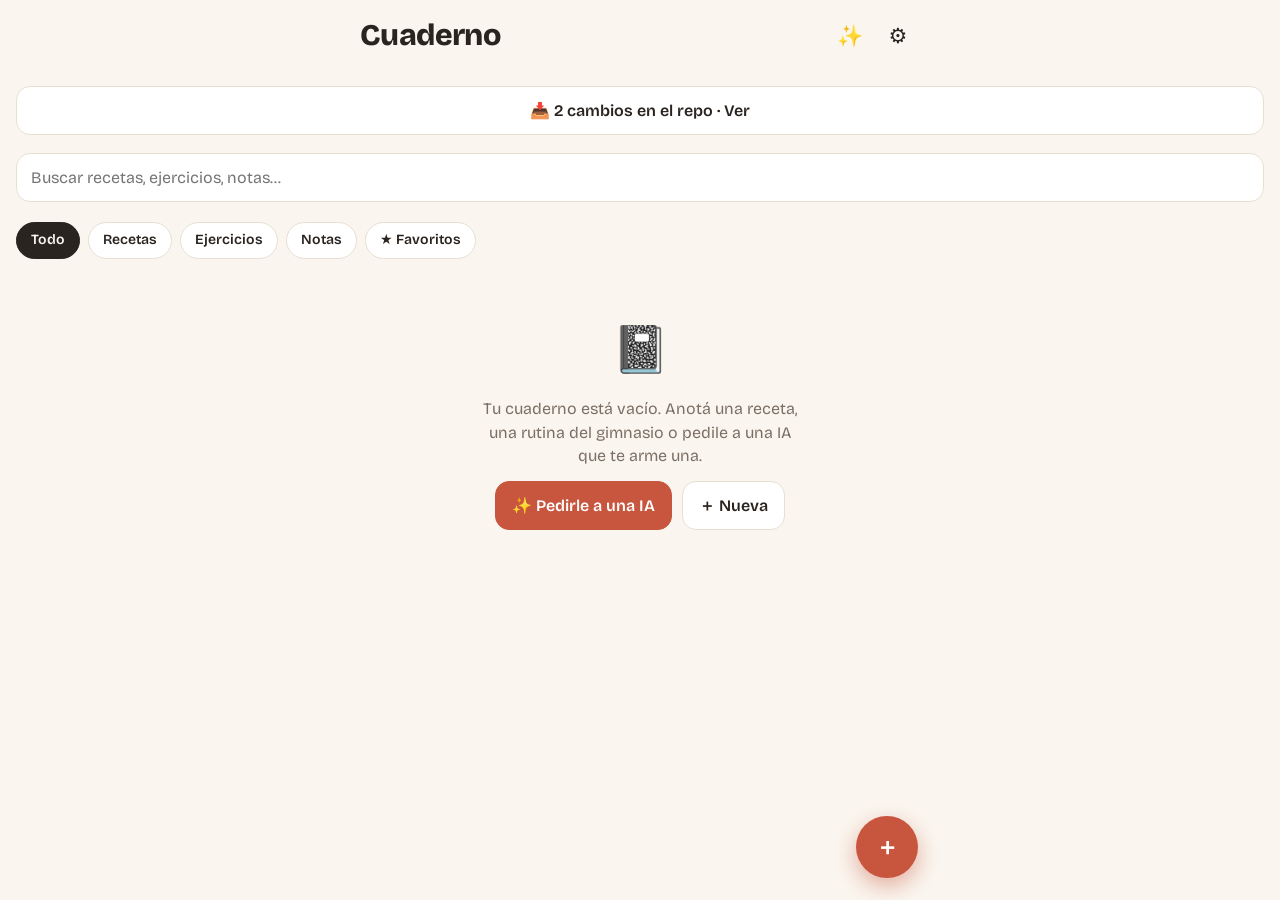
<file: cuaderno/index.html>
<!doctype html>
<html lang="es">
<head>
<meta charset="utf-8">
<meta name="viewport" content="width=device-width, initial-scale=1, viewport-fit=cover">
<meta name="apple-mobile-web-app-capable" content="yes">
<meta name="mobile-web-app-capable" content="yes">
<meta name="apple-mobile-web-app-status-bar-style" content="default">
<meta name="apple-mobile-web-app-title" content="Cuaderno">
<meta name="theme-color" content="#faf6ef" media="(prefers-color-scheme: light)">
<meta name="theme-color" content="#181512" media="(prefers-color-scheme: dark)">
<link rel="manifest" href="manifest.webmanifest">
<link rel="apple-touch-icon" href="icon-180.png">
<link rel="icon" href="icon-180.png">
<title>Cuaderno</title>
<link rel="stylesheet" href="css/styles.css">
</head>
<body>
<div id="app"></div>
<noscript>Esta app necesita JavaScript.</noscript>
<script type="module" src="js/main.js"></script>
</body>
</html>
</file>
<file: cuaderno/css/styles.css>
@font-face {
    font-family: "Bricolage";
    src: url("../fonts/bricolage.woff2") format("woff2");
    font-weight: 200 800;
    font-display: swap;
  }
  :root {
    color-scheme: light dark;
    --bg: #faf6ef;
    --card: #ffffff;
    --ink: #2a2420;
    --muted: #7b6f65;
    --line: #e8dfd3;
    --soft: #f1e9dd;
    --accent: #c8553d;
    --on-accent: #ffffff;
    --receta: #e0833a;
    --ejercicio: #3f7d6e;
    --nota: #6b72c9;
    --danger: #c0392b;
    --shadow: 0 1px 2px rgba(60, 40, 20, .06), 0 6px 18px rgba(60, 40, 20, .08);
    --font: "Bricolage", ui-rounded, "SF Pro Rounded", -apple-system, system-ui, sans-serif;
  }
  @media (prefers-color-scheme: dark) {
    :root {
      --bg: #181512;
      --card: #231f1b;
      --ink: #f3ebe1;
      --muted: #a1958a;
      --line: #36302a;
      --soft: #2c2722;
      --accent: #e8765d;
      --on-accent: #1d1209;
      --receta: #f0a15e;
      --ejercicio: #66b8a5;
      --nota: #9aa0ee;
      --danger: #ff7b6b;
      --shadow: 0 1px 2px rgba(0, 0, 0, .3), 0 6px 18px rgba(0, 0, 0, .35);
    }
  }
  * { box-sizing: border-box; -webkit-tap-highlight-color: transparent; }
  html { background: var(--bg); }
  body {
    margin: 0; min-height: 100vh;
    background: var(--bg); color: var(--ink);
    font: 400 16px/1.45 var(--font);
    -webkit-font-smoothing: antialiased;
    padding: env(safe-area-inset-top, 0px) 16px calc(env(safe-area-inset-bottom, 0px) + 110px);
  }
  button, input, textarea, select { font: inherit; color: inherit; }
  main, .appbar { max-width: 560px; margin: 0 auto; width: 100%; }
  .view { display: flex; flex-direction: column; gap: 18px; }

  /* app bar */
  .appbar { display: flex; align-items: center; gap: 4px; padding: 14px 0 10px; }
  .appbar h1 { margin: 0; flex: 1; font-size: 30px; font-weight: 800; letter-spacing: -0.02em; }
  .appbar h2 { margin: 0; flex: 1; font-size: 18px; font-weight: 700; text-align: center; }
  .icon-btn {
    border: 0; background: none; min-width: 44px; height: 44px; border-radius: 12px;
    font-size: 21px; cursor: pointer; display: inline-flex; align-items: center; justify-content: center; gap: 4px;
  }
  .icon-btn:active { background: var(--soft); }
  .icon-btn.text { font-size: 16px; font-weight: 600; color: var(--accent); padding: 0 10px; }

  /* search + chips */
  .search {
    width: 100%; border: 1px solid var(--line); background: var(--card); border-radius: 14px;
    padding: 12px 14px; font-size: 16px;
  }
  .chips { display: flex; gap: 8px; overflow-x: auto; padding: 2px 0 4px; scrollbar-width: none; }
  .chips::-webkit-scrollbar { display: none; }
  .chip {
    flex: none; border: 1px solid var(--line); background: var(--card); color: var(--ink);
    border-radius: 999px; padding: 7px 14px; font-size: 14px; font-weight: 600; cursor: pointer;
  }
  .chip[aria-pressed="true"] { background: var(--ink); color: var(--bg); border-color: var(--ink); }
  .chips.tags .chip { font-weight: 500; padding: 5px 11px; font-size: 13px; color: var(--muted); }
  .chips.tags .chip[aria-pressed="true"] { background: var(--accent); border-color: var(--accent); color: var(--on-accent); }
  .count { color: var(--muted); font-size: 13px; margin: -6px 2px 0; }

  /* cards */
  .list { display: flex; flex-direction: column; gap: 12px; }
  .card-link {
    display: flex; gap: 14px; align-items: center; text-align: left; width: 100%;
    background: var(--card); border: 1px solid var(--line); border-radius: 18px; padding: 10px;
    box-shadow: var(--shadow); cursor: pointer;
  }
  .card-link:active { transform: scale(.99); }
  .thumb {
    flex: none; width: 76px; height: 76px; border-radius: 12px; object-fit: cover;
    display: flex; align-items: center; justify-content: center; font-size: 32px; background: var(--soft);
  }
  .thumb.receta { background: color-mix(in srgb, var(--receta) 22%, var(--card)); }
  .thumb.ejercicio { background: color-mix(in srgb, var(--ejercicio) 22%, var(--card)); }
  .thumb.nota { background: color-mix(in srgb, var(--nota) 22%, var(--card)); }
  .card-body { min-width: 0; flex: 1; display: flex; flex-direction: column; gap: 3px; }
  .card-title { font-weight: 700; font-size: 17px; line-height: 1.25; overflow-wrap: anywhere; }
  .card-sub { color: var(--muted); font-size: 13.5px; overflow: hidden; display: -webkit-box; -webkit-line-clamp: 2; -webkit-box-orient: vertical; }
  .tagline { display: flex; flex-wrap: wrap; gap: 5px; margin-top: 2px; }
  .tag { font-size: 12px; color: var(--muted); background: var(--soft); border-radius: 999px; padding: 2px 9px; }
  .star { color: var(--receta); margin-left: 4px; }

  .empty { text-align: center; color: var(--muted); padding: 36px 8px; display: flex; flex-direction: column; gap: 14px; align-items: center; }
  .empty .big { font-size: 46px; }
  .empty p { margin: 0; max-width: 32ch; }

  /* floating add button */
  .fab {
    position: fixed; right: max(18px, calc(50% - 280px + 2px)); bottom: calc(env(safe-area-inset-bottom, 0px) + 22px);
    width: 62px; height: 62px; border-radius: 50%; border: 0; background: var(--accent); color: var(--on-accent);
    font-size: 34px; line-height: 1; box-shadow: 0 8px 22px rgba(200, 85, 61, .45); cursor: pointer; z-index: 20;
  }
  .fab:active { transform: scale(.94); }

  /* buttons */
  .btn {
    border: 1px solid var(--line); background: var(--card); color: var(--ink); border-radius: 14px;
    padding: 12px 16px; font-weight: 600; cursor: pointer; display: inline-flex; align-items: center; justify-content: center; gap: 8px;
    text-decoration: none; font-size: 16px;
  }
  .btn:active { background: var(--soft); }
  .btn.primary { background: var(--accent); border-color: var(--accent); color: var(--on-accent); }
  .btn.danger { color: var(--danger); }
  .btn.small { padding: 8px 12px; font-size: 14px; border-radius: 11px; }
  .btn[disabled] { opacity: .5; pointer-events: none; }
  .row { display: flex; gap: 10px; flex-wrap: wrap; }
  .row > .grow { flex: 1; }

  /* detail */
  .gallery { display: flex; gap: 8px; overflow-x: auto; scroll-snap-type: x mandatory; border-radius: 18px; scrollbar-width: none; }
  .gallery::-webkit-scrollbar { display: none; }
  .gallery img { flex: none; width: 100%; max-height: 360px; object-fit: cover; scroll-snap-align: center; border-radius: 18px; cursor: zoom-in; background: var(--soft); }
  .gallery.multi img { width: 86%; }
  .badge { display: inline-block; font-size: 12px; font-weight: 700; letter-spacing: .04em; text-transform: uppercase; padding: 3px 10px; border-radius: 999px; color: #fff; }
  .badge.receta { background: var(--receta); } .badge.ejercicio { background: var(--ejercicio); } .badge.nota { background: var(--nota); }
  @media (prefers-color-scheme: dark) { .badge { color: #1d1209; } }
  .title { margin: 6px 0 0; font-size: 30px; line-height: 1.12; font-weight: 800; letter-spacing: -0.02em; overflow-wrap: anywhere; }
  .meta { display: flex; gap: 8px; flex-wrap: wrap; }
  .meta span { background: var(--soft); border-radius: 12px; padding: 6px 12px; font-size: 14px; font-weight: 600; }
  .section h3 { margin: 0 0 8px; font-size: 20px; font-weight: 800; }
  .checklist, .steps { list-style: none; margin: 0; padding: 0; display: flex; flex-direction: column; gap: 8px; }
  .checklist li, .steps li {
    background: var(--card); border: 1px solid var(--line); border-radius: 14px; padding: 12px 14px;
    display: flex; gap: 12px; cursor: pointer; align-items: flex-start; overflow-wrap: anywhere;
  }
  .checklist li::before {
    content: ""; flex: none; width: 22px; height: 22px; border-radius: 7px; border: 2px solid var(--line); margin-top: 1px;
  }
  .checklist li.done::before { background: var(--ejercicio); border-color: var(--ejercicio); box-shadow: inset 0 0 0 3px var(--card); }
  .steps { counter-reset: s; }
  .steps li::before {
    counter-increment: s; content: counter(s); flex: none; width: 26px; height: 26px; border-radius: 50%;
    background: var(--accent); color: var(--on-accent); font-weight: 800; font-size: 14px; display: flex; align-items: center; justify-content: center; margin-top: 0;
  }
  .done { opacity: .5; } .done .txt { text-decoration: line-through; }
  .ex { background: var(--card); border: 1px solid var(--line); border-radius: 14px; padding: 12px 14px; cursor: pointer; }
  .ex-name { font-weight: 700; font-size: 17px; overflow-wrap: anywhere; }
  .ex-stats { display: flex; gap: 8px; flex-wrap: wrap; margin-top: 6px; }
  .ex-stats span { background: var(--soft); border-radius: 9px; padding: 3px 10px; font-size: 14px; font-weight: 600; }
  .ex-note { color: var(--muted); font-size: 14px; margin-top: 6px; }
  .ex.done { opacity: .5; } .ex.done .ex-name { text-decoration: line-through; }
  .prose { white-space: pre-wrap; overflow-wrap: anywhere; background: var(--card); border: 1px solid var(--line); border-radius: 14px; padding: 14px; }
  .foot { color: var(--muted); font-size: 13px; text-align: center; }

  /* forms */
  .field { display: flex; flex-direction: column; gap: 6px; }
  .field > label, .label { font-size: 13px; font-weight: 700; color: var(--muted); text-transform: uppercase; letter-spacing: .05em; }
  .input, textarea.input, select.input {
    width: 100%; border: 1px solid var(--line); background: var(--card); border-radius: 12px; padding: 11px 12px; font-size: 16px;
  }
  textarea.input { resize: none; min-height: 90px; line-height: 1.45; }
  .input:focus { outline: 2px solid var(--accent); outline-offset: 1px; }
  .hint { color: var(--muted); font-size: 13px; margin: 0; }
  .grid4 { display: grid; grid-template-columns: repeat(4, 1fr); gap: 8px; }
  .grid2 { display: grid; grid-template-columns: 1fr 1fr; gap: 10px; }
  .exrow { background: var(--card); border: 1px solid var(--line); border-radius: 14px; padding: 12px; display: flex; flex-direction: column; gap: 8px; }
  .exrow .tools { display: flex; justify-content: flex-end; gap: 2px; }
  .exrow .tools .icon-btn { min-width: 38px; height: 34px; font-size: 16px; }
  .photos { display: flex; gap: 10px; flex-wrap: wrap; }
  .photo { position: relative; width: 92px; height: 92px; }
  .photo img { width: 100%; height: 100%; object-fit: cover; border-radius: 12px; background: var(--soft); }
  .photo button {
    position: absolute; top: -8px; right: -8px; width: 28px; height: 28px; border-radius: 50%; border: 2px solid var(--bg);
    background: var(--danger); color: #fff; font-size: 14px; line-height: 1; cursor: pointer;
  }
  .addphoto {
    width: 92px; height: 92px; border-radius: 12px; border: 2px dashed var(--line); background: none; color: var(--muted);
    font-size: 13px; font-weight: 600; cursor: pointer; display: flex; flex-direction: column; align-items: center; justify-content: center; gap: 2px;
  }
  .addphoto span { font-size: 26px; line-height: 1; }
  .savebar {
    position: fixed; left: 0; right: 0; bottom: 0; z-index: 25; padding: 12px 16px calc(env(safe-area-inset-bottom, 0px) + 12px);
    background: color-mix(in srgb, var(--bg) 88%, transparent); backdrop-filter: blur(12px); -webkit-backdrop-filter: blur(12px);
    border-top: 1px solid var(--line);
  }
  .savebar .inner { max-width: 560px; margin: 0 auto; display: flex; gap: 10px; }
  .savebar .btn { flex: 1; }

  /* IA / settings panels */
  .panel { background: var(--card); border: 1px solid var(--line); border-radius: 18px; padding: 16px; display: flex; flex-direction: column; gap: 12px; }
  .panel h3 { margin: 0; font-size: 19px; font-weight: 800; }
  .panel p { margin: 0; color: var(--muted); font-size: 14.5px; }
  .seg { display: flex; gap: 6px; }
  .seg .chip { flex: 1; text-align: center; padding: 8px 4px; white-space: nowrap; font-size: 13px; }
  .preview { background: var(--soft); border-radius: 12px; padding: 10px 12px; font-size: 14.5px; display: flex; flex-direction: column; gap: 4px; }
  .preview .err { color: var(--danger); font-weight: 600; }
  .links { display: flex; gap: 8px; flex-wrap: wrap; }
  ol.how { margin: 0; padding-left: 20px; color: var(--muted); font-size: 14.5px; display: flex; flex-direction: column; gap: 4px; }

  /* sheet / modal */
  .overlay { position: fixed; inset: 0; z-index: 50; background: rgba(20, 12, 6, .5); display: flex; align-items: flex-end; justify-content: center; animation: fade .15s ease; }
  @keyframes fade { from { opacity: 0; } }
  .sheet {
    width: 100%; max-width: 560px; max-height: 88vh; overflow: auto; background: var(--bg); border-radius: 22px 22px 0 0;
    padding: 18px 16px calc(env(safe-area-inset-bottom, 0px) + 18px); display: flex; flex-direction: column; gap: 12px;
    animation: rise .2s ease;
  }
  @keyframes rise { from { transform: translateY(40px); opacity: .6; } }
  .sheet h3 { margin: 0; font-size: 20px; font-weight: 800; }
  .sheet .btn { width: 100%; justify-content: flex-start; }
  .lightbox { align-items: center; background: rgba(0, 0, 0, .92); }
  .lightbox img { max-width: 100%; max-height: 100%; object-fit: contain; }

  .toast {
    position: fixed; left: 50%; bottom: calc(env(safe-area-inset-bottom, 0px) + 100px); transform: translateX(-50%);
    background: var(--ink); color: var(--bg); padding: 10px 18px; border-radius: 999px; font-weight: 600; font-size: 14.5px;
    z-index: 80; max-width: 90vw; text-align: center; box-shadow: var(--shadow);
  }
  .missing { visibility: hidden; }
  [hidden] { display: none !important; }
</file>
